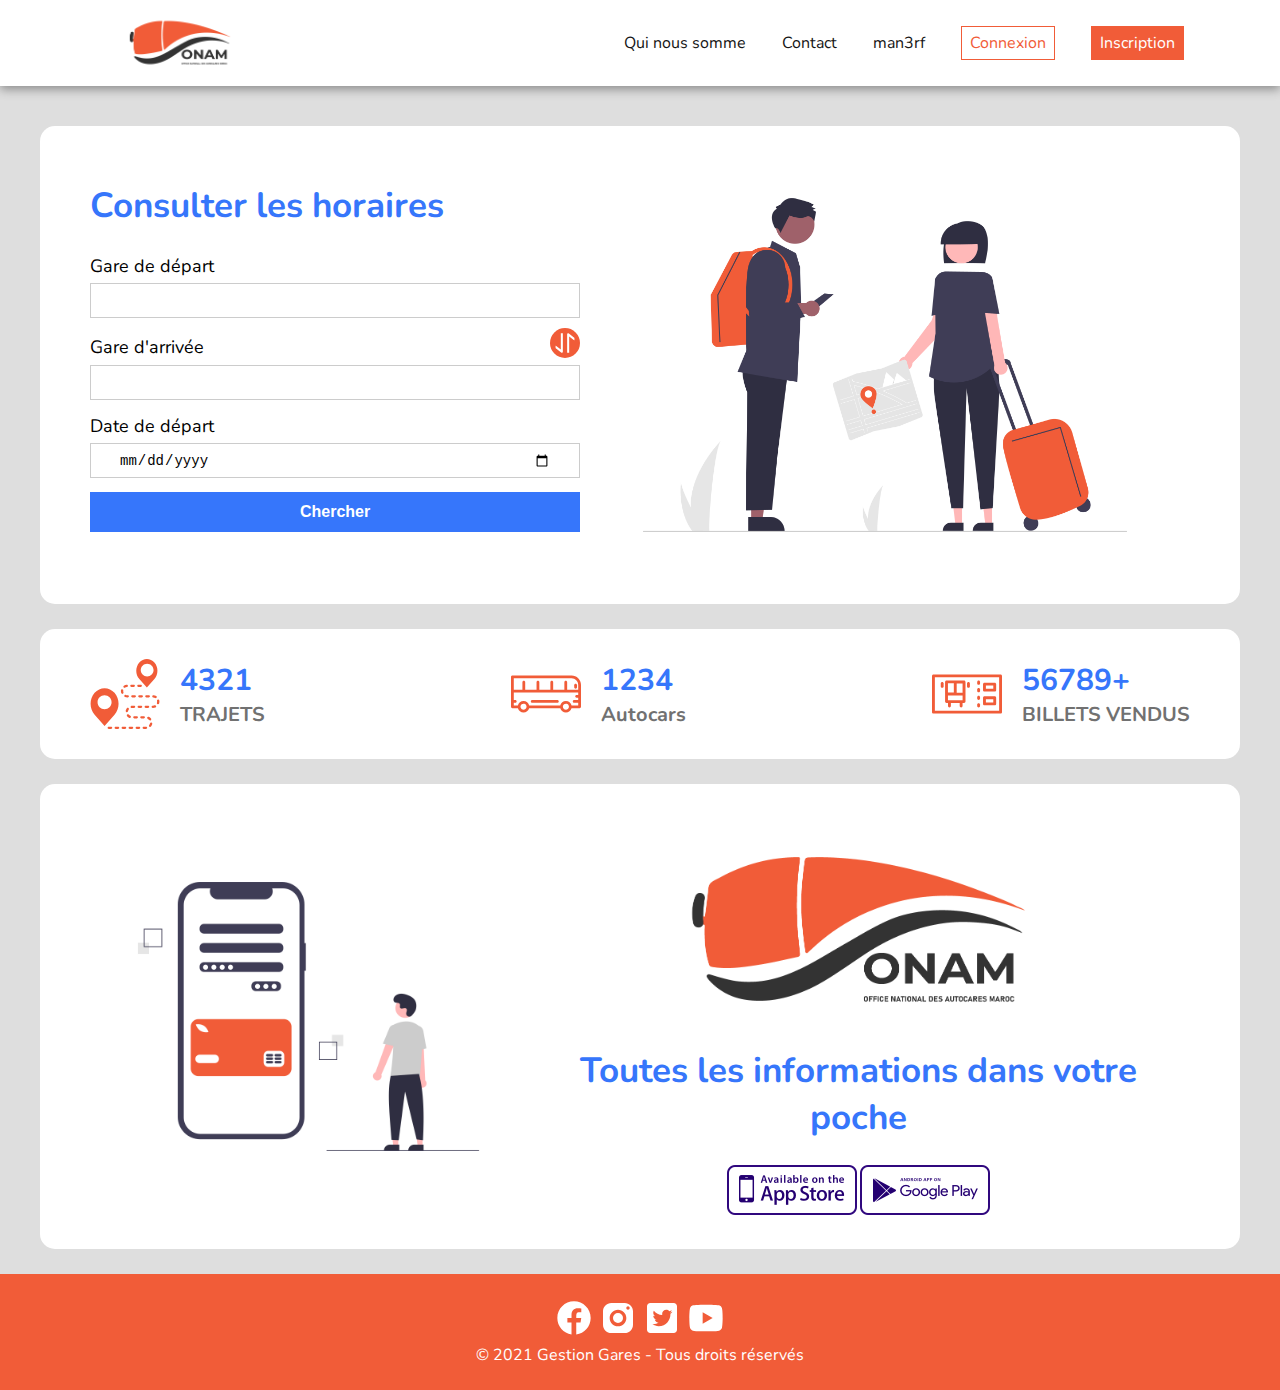
<file: index.html>
<html lang="fr">
<head>
    <meta charset="UTF-8">
    <meta http-equiv="X-UA-Compatible" content="IE=edge">
    <meta name="viewport" content="width=device-width, initial-scale=1.0">
    <meta name="description" content="Plateform de consultation des horraires et reservation des ticket d'autocars">
    <meta name="keywords" content="Ticket, Billet, Autocar, garres, gare routières, horraires">

    <link rel="stylesheet" href="./ressources/css/styles.css">
    <link rel="icon" type="" href="./ressources//imgs/favicon.png">

    <title>Gestion des gares routières</title>
</head>
<body>
    <header>
        <img id="logo-header" src="./ressources/imgs/logo_black.png" alt="logo">
        <nav>
            <ul id="nav-list">
                <li><a href="#">Qui nous somme</a></li>
                <li><a href="">Contact</a></li>
                <li><a href="">man3rf</a></li>
                <li><a id="connexion-btn" href="#">Connexion</a></li>
                <li><a id="inscription-btn" href="#">Inscription</a></li>
                <li class="menu-mobile-icon">
                    <a class="toggle-menu" href="#">
                        <img src="./ressources/imgs/menu-burger.svg" alt="menu burger icone">
                    </a>
                </li>
            </ul>

            <ul id="mobile-nav">
                <li><a href="#">Qui nous somme</a></li>
                <li><a href="">Contact</a></li>
                <li><a href="">man3rf</a></li>
                <li><a id="connexion-btn" href="#">Connexion</a></li>
                <li><a id="inscription-btn" href="#">Inscription</a></li>
                <li class="menu-mobile-icon">
                    <a class="toggle-menu" href="#">
                        <img src="./ressources/imgs/close.svg" alt="menu close">
                    </a>
                </li>
            </ul>
        </nav>
    </header>

    <main>
        <section id="recherche" class="container">
            <div class="form-container">
                <h2 class="titre-section">Consulter les horaires</h2>
                <form action="./horaires.html" method="GET" id="form-recherche">
                    <div class="form-element">
                        <label for="depart">Gare de départ</label>
                        <input id="depart" name="depart" list="gares" type="text" required>
                    </div>

                    <svg id="reverse-choice" viewBox="64 64 896 896" focusable="false" class="" data-icon="swap" width="1em" height="1em" fill="currentColor" aria-hidden="true"><path d="M847.9 592H152c-4.4 0-8 3.6-8 8v60c0 4.4 3.6 8 8 8h605.2L612.9 851c-4.1 5.2-.4 13 6.3 13h72.5c4.9 0 9.5-2.2 12.6-6.1l168.8-214.1c16.5-21 1.6-51.8-25.2-51.8zM872 356H266.8l144.3-183c4.1-5.2.4-13-6.3-13h-72.5c-4.9 0-9.5 2.2-12.6 6.1L150.9 380.2c-16.5 21-1.6 51.8 25.1 51.8h696c4.4 0 8-3.6 8-8v-60c0-4.4-3.6-8-8-8z"></path></svg>


                    <div class="form-element">
                        <label for="arrivee">Gare d'arrivée</label>
                        <input id="arrivee" name="arrivee" list="gares" type="text" required>
                    </div>

                    <datalist id="gares">
                        <option value="Settat">
                        <option value="Berrchid">
                        <option value="Casablanca">
                        <option value="Mohammedia">
                        <option value="Rabat">
                        <option value="Sale">
                        <option value="Kenitra">
                    </datalist>

                    <div class="form-element">
                        <label for="date">Date de départ</label>
                        <input id="date" name="date" type="date" required>
                    </div>

                    <div class="form-element">
                        <input class="btn btn-blue" type="submit" value="Chercher">
                    </div>

                </form>
            </div>

            <div>
                <img id="voyage-img" src="./ressources/imgs/travel.png" alt="voyage illustration">
            </div>
        </section>

        <section id="stats" class="container">
            <div class="stat">
                <img class="stat-icon" src="./ressources/imgs/trajet.svg" alt="Trajet icon">
                <div class="stat-info">
                    <h3>4321</h3>
                    <h5>TRAJETS</h5>
                </div>
            </div>
            <div class="stat">
                <img class="stat-icon" src="./ressources/imgs/bus.svg" alt="Bus icon">
                <div class="stat-info">
                    <h3>1234</h3>
                    <h5>Autocars</h5>
                </div>
            </div>
            <div class="stat">
                <img class="stat-icon" src="./ressources/imgs/ticket.svg" alt="Ticket icon">
                <div class="stat-info">
                    <h3>56789+</h3>
                    <h5>BILLETS VENDUS</h5>
                </div>
            </div>
        </section>

        <section id="apps-mobile" class="container">
            <div class="illustration-container">
                <img id="voyage-img" src="./ressources/imgs/mobile-app.png" alt="app mobile illustration">
            </div>

            <div style="text-align: center;">
                <img src="./ressources/imgs/logo_black.png" alt="logo">
                <h2 class="titre-section">Toutes les informations dans votre poche</h2>

                <div class="apps-mobile">
                    <img src="./ressources/imgs/icone-appstore.png" alt="icone appstore">
                    <img src="./ressources/imgs/icone-googleplay.png" alt="icone google play">
                </div>
            </div>
        </section>
    </main>

    <footer>
        <div class="sm-icons">
            <a href="">
                <img src="./ressources/imgs/facebook.svg" alt="icone facebook">
            </a>
            <a href="">
                <img src="./ressources/imgs/instagram.svg" alt="icone instagram">
            </a>
            <a href="">
                <img src="./ressources/imgs/twitter.svg" alt="icone twitter">
            </a>
            <a href="">
                <img src="./ressources/imgs/youtube.svg" alt="icone youtube">
            </a>
        </div>

        <div>
            <p class="copyright">© 2021 Gestion Gares - Tous droits réservés</p>
        </div>
    </footer>

    <!--Modals-->
    <div id="connexion-modal" class="modal-container">
        <div class="modal">
            <div class="modal-header">
                <h3 class="modal-titre">Connectez-vous avec votre compte</h3>
                <img class="modal-close" src="./ressources/imgs/close.svg" alt="modal close">
            </div>
            <div class="modal-body">
                <form id="connexion-form" action="/login" method="POST">
                    <label for="email">Email: </label>
                    <input type="email" name="email" required>

                    <label for="mdp">Mot de passe: </label>
                    <input type="password" name="mdp" required>

                    <input class="btn btn-orange" type="submit" value="Connexion">
                </form>
            </div>
            <div class="modal-footer">
                
            </div>
        </div>
    </div>


    <div id="inscription-modal" class="modal-container">
        <div class="modal">
            <div class="modal-header">
                <h3 class="modal-titre">Créez votre compte</h3>
                <img class="modal-close" src="./ressources/imgs/close.svg" alt="modal close">
            </div>
            <div class="modal-body">
                <form id="inscription-form" action="/register" method="POST">
                    <label for="nom">Nom: </label>
                    <input type="text" name="nom" required>

                    <label for="prenom">Prénom: </label>
                    <input type="text" name="prenom" required>

                    <label for="email">Email: </label>
                    <input type="email" name="email" required>

                    <label for="mdp1">Mot de passe: </label>
                    <input type="password" name="mdp1" required>

                    <label for="mdp2">Mot de passe: </label>
                    <input type="password" name="mdp2" required>

                    <label for="mdp">Sexe: </label>
                    <div class="sexe">
                        <input type="radio" name="sexe" id="radio-homme" value="homme" required>
                        <label for="radio-homme">Homme</label>
                        <input type="radio" name="sexe" id="radio-femme" value="femme" required>
                        <label for="radio-femme">Femme</label>
                    </div>

                    <input class="btn btn-orange" type="submit" value="Inscription">
                </form>
            </div>
            <div class="modal-footer">
                
            </div>
        </div>
    </div>
    <!-- /Modals -->

    <script src="./ressources/js/index.js"></script>
</body>
</html>
</file>
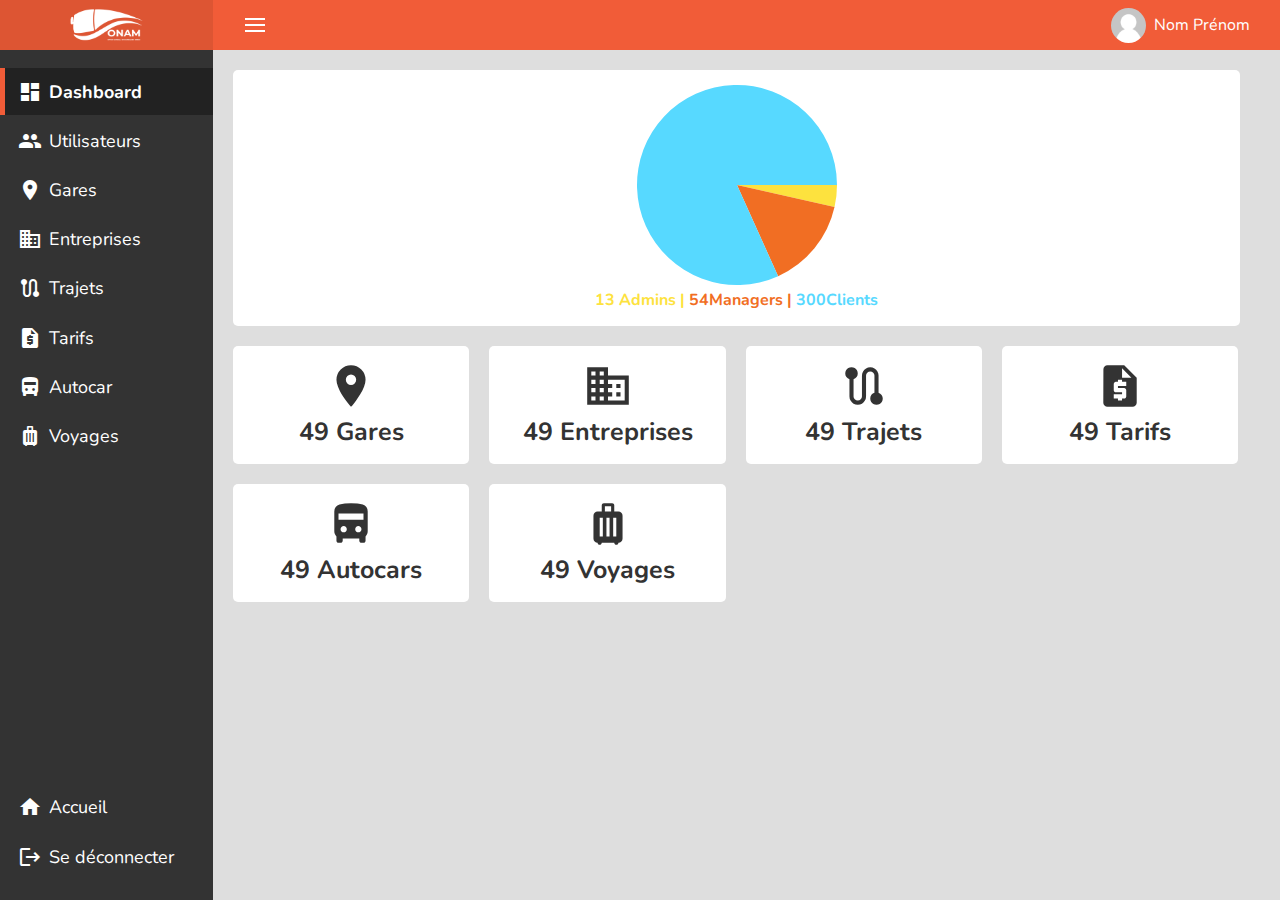
<file: dashboard/index.html>
<!DOCTYPE html>
<html lang="fr">
<head>
    <meta charset="UTF-8">
    <meta http-equiv="X-UA-Compatible" content="IE=edge">
    <meta name="viewport" content="width=device-width, initial-scale=1.0">
    <title>Tableau de Bord</title>

    <link rel="stylesheet" href="./ressources/css/styles.css">
</head>
<body>
    <main>
        <section id="side-menu">
            <div class="nav-logo">
                <img src="../ressources/imgs/logo_white.png" alt="logo">
            </div>
            <nav>
                <ul id="side-nav">
                    <li>
                        <span class="material-icons">dashboard</span>
                        <a href="./index.html">Dashboard</a>
                    </li>
                    <li>
                        <span class="material-icons">group</span>
                        <a href="./utilisateurs.html">Utilisateurs</a>
                    </li>
                    <li>
                        <span class="material-icons">place</span>
                        <a href="./gares.html">Gares</a>
                    </li>
                    <li>
                        <span class="material-icons">business</span>
                        <a href="./entreprises.html">Entreprises</a>
                    </li>
                    <li>
                        <span class="material-icons">route</span>
                        <a href="./trajets.html">Trajets</a>
                    </li>
                    <li>
                        <span class="material-icons">request_quote</span>
                        <a href="./tarifs.html">Tarifs</a>
                    </li>
                    <li>
                        <span class="material-icons">directions_bus_filled</span>
                        <a href="./autocars.html">Autocar</a>
                    </li>
                    <li>
                        <span class="material-icons">luggage</span>
                        <a href="./voyages.html">Voyages</a>
                    </li>

                    <div class="side-nav-bottom-element">
                        <li>
                            <span class="material-icons">home</span>
                            <a href="../index.html">Accueil</a>
                        </li>
                        <li>
                            <span class="material-icons">logout</span>
                            <a href="./logout.html">Se déconnecter</a>
                        </li>
                    </div>
                </ul>
            </nav>
        </section>

        <section id="main">
            <div id="header">
                <img id="burger-menu" src="./ressources/imgs/menu-burger.svg" alt="icone menu">

                <a class="user" href="/dashboard/profile">
                    <img src="./ressources/imgs/placeholder.png" alt="photo de profile">
                    <span>Nom Prénom</span>
                </a>
            </div>

            <div id="main-content" class="dashboard">
                <div class="widget" id="numUsers">
                   <div>
                       <canvas id="myCanvas"></canvas>
                   </div>
                </div>

                <div class="widget">
                    <a href="./gares.html">
                        <span class="material-icons">place</span>
                        <br>
                        <h4>49 Gares</h4>
                    </a>
                </div>

                <div class="widget">
                    <a href="./entreprises.html">
                        <span class="material-icons">business</span>
                        <br>
                        <h4>49 Entreprises</h4>
                    </a>
                </div>

                <div class="widget">
                    <a href="./trajets.html">
                        <span class="material-icons">route</span>
                        <br>
                        <h4>49 Trajets</h4>
                    </a>
                </div>

                <div class="widget">
                    <a href="./tarifs.html">
                        <span class="material-icons">request_quote</span>
                        <br>
                        <h4>49 Tarifs</h4>
                    </a>
                </div>

                <div class="widget">
                    <a href="./autocars.html">
                        <span class="material-icons">directions_bus_filled</span>
                        <br>
                        <h4>49 Autocars</h4>
                    </a>
                </div>

                <div class="widget">
                    <a href="./voyages.html">
                        <span class="material-icons">luggage</span>
                        <br>
                        <h4>49 Voyages</h4>
                    </a>
                </div>
            </div>
        </section>
    </main>

    <script src="./ressources/js/main.js"></script>

    <script>
        // PIE CHART
        let myCanvas = document.getElementById("myCanvas");
        myCanvas.width = 200;
        myCanvas.height = 200;

        let ctx = myCanvas.getContext("2d");

        function drawLine(ctx, startX, startY, endX, endY){
            ctx.beginPath();
            ctx.moveTo(startX,startY);
            ctx.lineTo(endX,endY);
            ctx.stroke();
        }

        function drawArc(ctx, centerX, centerY, radius, startAngle, endAngle){
            ctx.beginPath();
            ctx.arc(centerX, centerY, radius, startAngle, endAngle);
            ctx.stroke();
        }

        function drawPieSlice(ctx,centerX, centerY, radius, startAngle, endAngle, color ){
            ctx.fillStyle = color;
            ctx.beginPath();
            ctx.moveTo(centerX,centerY);
            ctx.arc(centerX, centerY, radius, startAngle, endAngle);
            ctx.closePath();
            ctx.fill();
        }

        let usersInfo = {
            "Admins": 13, // Changer les valeurs 13, 54 et 300 avec asp
            "Managers": 54,
            "Clients": 300,
        };

        let Piechart = function(options){
            this.options = options;
            this.canvas = options.canvas;
            this.ctx = this.canvas.getContext("2d");
            this.colors = options.colors;

            this.draw = function(){
                let total_value = 0;
                let color_index = 0;
                for (let categ in this.options.data){
                    let val = this.options.data[categ];
                    total_value += val;
                }

                let start_angle = 0;
                for (categ in this.options.data){
                    val = this.options.data[categ];
                    let slice_angle = 2 * Math.PI * val / total_value;

                    drawPieSlice(
                        this.ctx,
                        this.canvas.width/2,
                        this.canvas.height/2,
                        Math.min(this.canvas.width/2,this.canvas.height/2),
                        start_angle,
                        start_angle+slice_angle,
                        this.colors[color_index%this.colors.length]
                    );

                    start_angle += slice_angle;
                    color_index++;
                }

            }
        }
        let myPiechart = new Piechart(
            {
                canvas:myCanvas,
                data:usersInfo,
                colors:["#fde23e","#f16e23", "#57d9ff"]
            }
        );
        myPiechart.draw();

        let numAdmins = document.createElement("span");
        numAdmins.textContent = usersInfo.Admins + " Admins | "
        numAdmins.style.color = "#fde23e";

        let numManagers = document.createElement("span");
        numManagers.textContent = usersInfo.Managers + "Managers | "
        numManagers.style.color = "#f16e23";

        let numClients = document.createElement("span");
        numClients.textContent = usersInfo.Clients + "Clients"
        numClients.style.color = "#57d9ff";

        let paragraph = document.createElement("p");
        paragraph.style.fontSize= "1.6rem"
        paragraph.style.fontWeight = "700"
        paragraph.appendChild(numAdmins)
        paragraph.appendChild(numManagers)
        paragraph.appendChild(numClients)

        myPiechart.canvas.parentElement.appendChild(paragraph)
    </script>
</body>
</html>
</file>
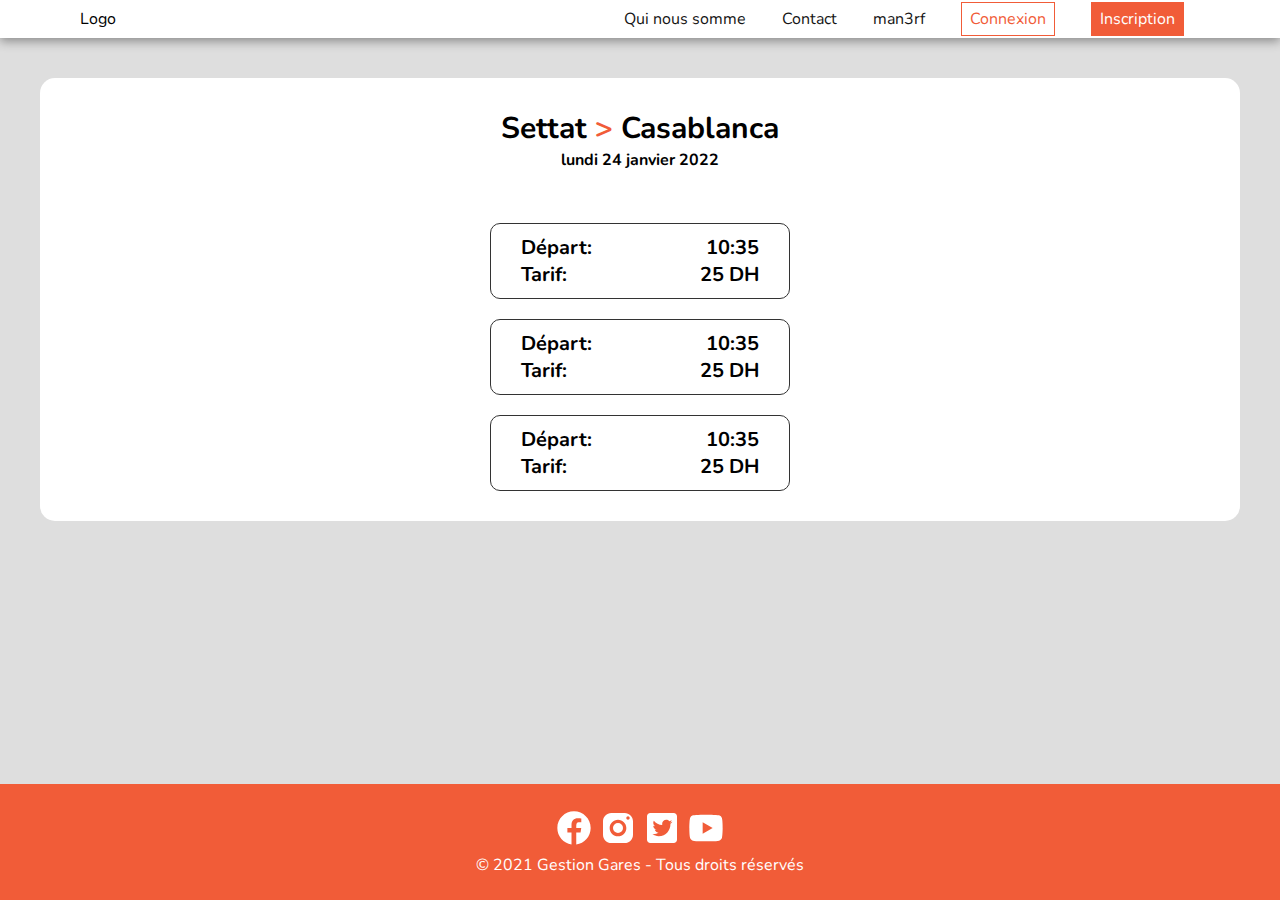
<file: horaires.html>
<html lang="fr">
<head>
    <meta charset="UTF-8">
    <meta http-equiv="X-UA-Compatible" content="IE=edge">
    <meta name="viewport" content="width=device-width, initial-scale=1.0">
    <meta name="description" content="Plateform de consultation des horraires et reservation des ticket d'autocars">
    <meta name="keywords" content="Ticket, Billet, Autocar, garres, gare routières, horraires">

    <link rel="stylesheet" href="./ressources/css/styles.css">
    <link rel="icon" type="" href="./ressources//imgs/favicon.png">

    <title>Gestion des gares routières</title>
</head>
<body>
    <header>
        <span class="logo">Logo</span>
        <nav>
            <ul id="nav-list">
                <li><a href="#">Qui nous somme</a></li>
                <li><a href="">Contact</a></li>
                <li><a href="">man3rf</a></li>
                <li><a id="connexion-btn" href="#">Connexion</a></li>
                <li><a id="inscription-btn" href="#">Inscription</a></li>
                <li class="menu-mobile-icon">
                    <a class="toggle-menu" href="#">
                        <img src="./ressources/imgs/menu-burger.svg" alt="menu burger icone">
                    </a>
                </li>
            </ul>

            <ul id="mobile-nav">
                <li><a href="#">Qui nous somme</a></li>
                <li><a href="">Contact</a></li>
                <li><a href="">man3rf</a></li>
                <li><a id="connexion-btn" href="#">Connexion</a></li>
                <li><a id="inscription-btn" href="#">Inscription</a></li>
                <li class="menu-mobile-icon">
                    <a class="toggle-menu" href="#">
                        <img src="./ressources/imgs/close.svg" alt="menu close">
                    </a>
                </li>
            </ul>
        </nav>
    </header>

    <main>
        <section id="horaires" class="container">
            <h3><span>Settat </span> <span class="gares-sep">></span> <span>Casablanca</span></h3>
            <h6 style="margin-bottom: 2em;">lundi 24 janvier 2022</h6>

            <div class="voyage">
                <div>
                    <h5>Départ:</h5>
                    <h5>10:35</h5>
                </div>
                <div>
                    <h5>Tarif:</h5>
                    <h5>25 DH</h5>
                </div>
            </div>
            <div class="voyage">
                <div>
                    <h5>Départ:</h5>
                    <h5>10:35</h5>
                </div>
                <div>
                    <h5>Tarif:</h5>
                    <h5>25 DH</h5>
                </div>
            </div>
            <div class="voyage">
                <div>
                    <h5>Départ:</h5>
                    <h5>10:35</h5>
                </div>
                <div>
                    <h5>Tarif:</h5>
                    <h5>25 DH</h5>
                </div>
            </div>
        </section>
    </main>

    <footer>
        <div class="sm-icons">
            <a href="">
                <img src="./ressources/imgs/facebook.svg" alt="icone facebook">
            </a>
            <a href="">
                <img src="./ressources/imgs/instagram.svg" alt="icone instagram">
            </a>
            <a href="">
                <img src="./ressources/imgs/twitter.svg" alt="icone twitter">
            </a>
            <a href="">
                <img src="./ressources/imgs/youtube.svg" alt="icone youtube">
            </a>
        </div>

        <div>
            <p class="copyright">© 2021 Gestion Gares - Tous droits réservés</p>
        </div>
    </footer>

    <!--Modals-->
    <div id="connexion-modal" class="modal-container">
        <div class="modal">
            <div class="modal-header">
                <h3 class="modal-titre">Connectez-vous avec votre compte</h3>
                <img class="modal-close" src="./ressources/imgs/close.svg" alt="modal close">
            </div>
            <div class="modal-body">
                <form id="connexion-form" action="/login" method="POST">
                    <label for="email">Email: </label>
                    <input type="email" name="email" required>

                    <label for="mdp">Mot de passe: </label>
                    <input type="password" name="mdp" required>

                    <input class="btn btn-orange" type="submit" value="Connexion">
                </form>
            </div>
            <div class="modal-footer">
                
            </div>
        </div>
    </div>


    <div id="inscription-modal" class="modal-container">
        <div class="modal">
            <div class="modal-header">
                <h3 class="modal-titre">Créez votre compte</h3>
                <img class="modal-close" src="./ressources/imgs/close.svg" alt="modal close">
            </div>
            <div class="modal-body">
                <form id="inscription-form" action="/register" method="POST">
                    <label for="nom">Nom: </label>
                    <input type="text" name="nom" required>

                    <label for="prenom">Prénom: </label>
                    <input type="text" name="prenom" required>

                    <label for="email">Email: </label>
                    <input type="email" name="email" required>

                    <label for="mdp1">Mot de passe: </label>
                    <input type="password" name="mdp1" required>

                    <label for="mdp2">Mot de passe: </label>
                    <input type="password" name="mdp2" required>

                    <label for="mdp">Sexe: </label>
                    <div class="sexe">
                        <input type="radio" name="sexe" id="radio-homme" value="homme" required>
                        <label for="radio-homme">Homme</label>
                        <input type="radio" name="sexe" id="radio-femme" value="femme" required>
                        <label for="radio-femme">Femme</label>
                    </div>

                    <input class="btn btn-orange" type="submit" value="Inscription">
                </form>
            </div>
            <div class="modal-footer">
                
            </div>
        </div>
    </div>
    <!-- /Modals -->

    <script src="./ressources/js/index.js"></script>
</body>
</html>
</file>
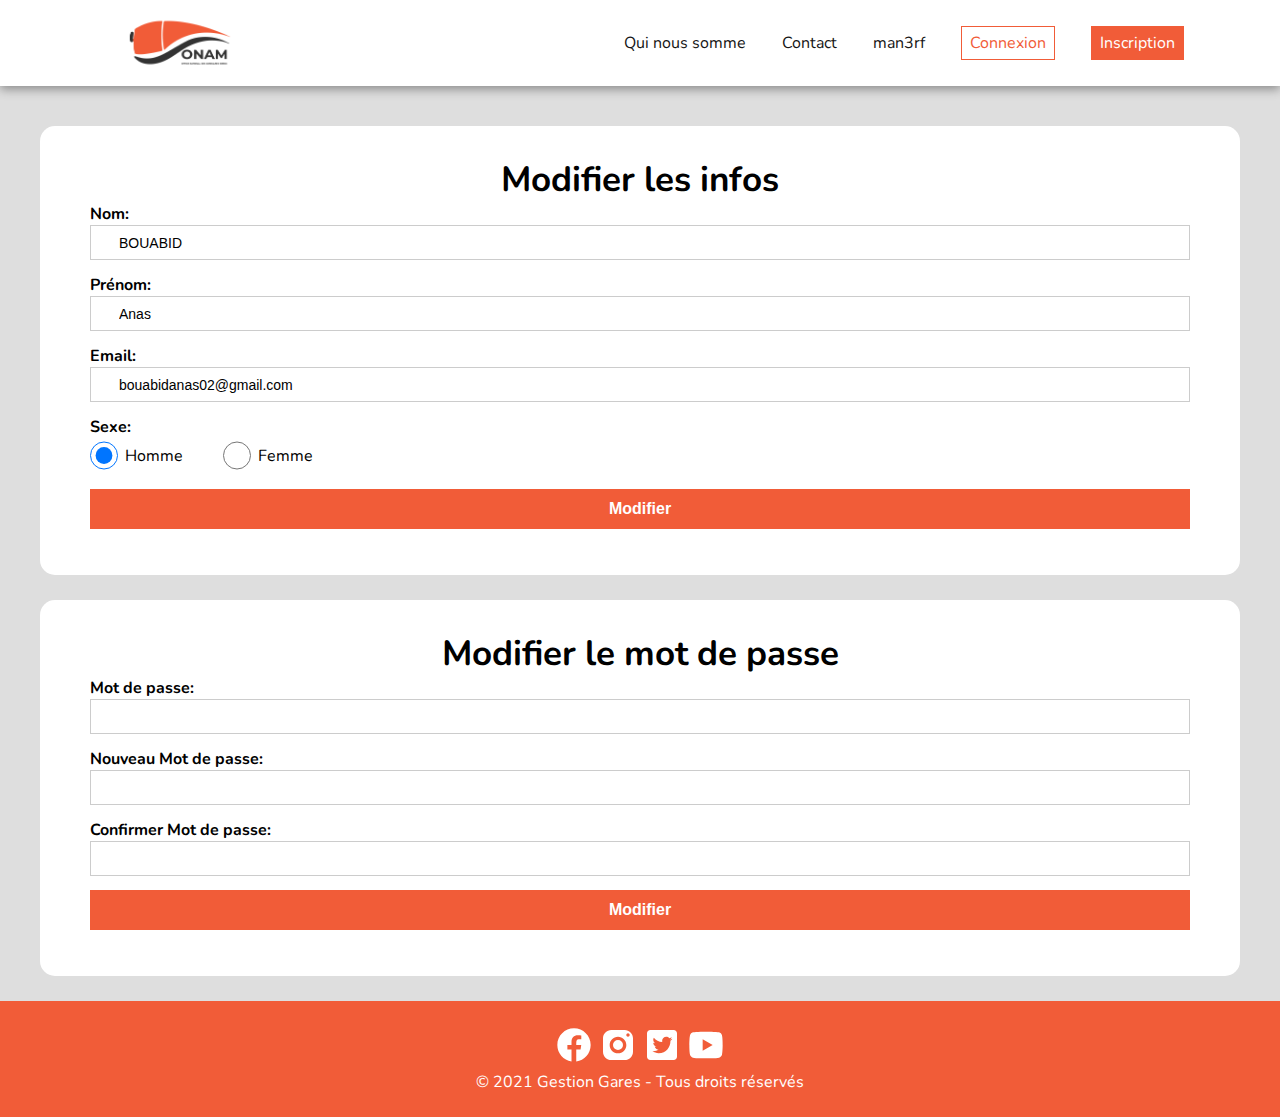
<file: profile.html>
<html lang="fr">
<head>
    <meta charset="UTF-8">
    <meta http-equiv="X-UA-Compatible" content="IE=edge">
    <meta name="viewport" content="width=device-width, initial-scale=1.0">
    <meta name="description" content="Plateform de consultation des horraires et reservation des ticket d'autocars">
    <meta name="keywords" content="Ticket, Billet, Autocar, garres, gare routières, horraires">

    <link rel="stylesheet" href="./ressources/css/styles.css">
    <link rel="icon" type="" href="./ressources//imgs/favicon.png">

    <title>Gestion des gares routières</title>

    <style>
        form {
            font-size: 1.6rem;
            width: 100%;
        }
        form > label {
            font-weight: bold;
        }
        .container {
            flex-direction: column;
        }
    </style>
</head>
<body>
    <header>
        <img id="logo-header" src="./ressources/imgs/logo_black.png" alt="logo">
        <nav>
            <ul id="nav-list">
                <li><a href="#">Qui nous somme</a></li>
                <li><a href="">Contact</a></li>
                <li><a href="">man3rf</a></li>
                <li><a id="connexion-btn" href="#">Connexion</a></li>
                <li><a id="inscription-btn" href="#">Inscription</a></li>
                <li class="menu-mobile-icon">
                    <a class="toggle-menu" href="#">
                        <img src="./ressources/imgs/menu-burger.svg" alt="menu burger icone">
                    </a>
                </li>
            </ul>

            <ul id="mobile-nav">
                <li><a href="#">Qui nous somme</a></li>
                <li><a href="">Contact</a></li>
                <li><a href="">man3rf</a></li>
                <li><a id="connexion-btn" href="#">Connexion</a></li>
                <li><a id="inscription-btn" href="#">Inscription</a></li>
                <li class="menu-mobile-icon">
                    <a class="toggle-menu" href="#">
                        <img src="./ressources/imgs/close.svg" alt="menu close">
                    </a>
                </li>
            </ul>
        </nav>
    </header>

    <main>
        <section class="container">
            <h2>Modifier les infos</h2>
            <form action="" method="POST">
                <input type="text" value="" name="id" required hidden>

                <label for="nomInput">Nom:</label>
                <input type="text" name="nom" value="BOUABID" required id="nomInput">

                <label for="prenomInput">Prénom:</label>
                <input type="text" name="prenom" value="Anas" required id="prenomInput">

                <label for="emailInput">Email:</label>
                <input type="text" name="email" value="bouabidanas02@gmail.com" required id="emailInput">

                <label for="sexe">Sexe:</label>
                <div class="sexe">
                    <input id="radioHomme" checked type="radio" name="sexe" value="homme">
                    <label for="radioHomme">Homme</label>

                    <input id="radioFemme" type="radio" name="sexe" value="femme">
                    <label for="radioFemme">Femme</label>
                </div>
                <input type="submit" value="Modifier" class="btn btn-orange">
            </form>
        </section>

        <section class="container">
            <h2>Modifier le mot de passe</h2>
            <form action="" method="POST">
                <input type="text" value="" name="id" required hidden>

                <label for="oldPasswordInput">Mot de passe:</label>
                <input type="password" name="oldpassword" required id="oldPasswordInput">

                <label for="passwordInput">Nouveau Mot de passe:</label>
                <input type="password" name="password" required id="passwordInput">

                <label for="passwordInput2">Confirmer Mot de passe:</label>
                <input type="password" name="password2" required id="passwordInput2">

                <input type="submit" value="Modifier" class="btn btn-orange">
            </form>
        </section>
    </main>

    <footer>
        <div class="sm-icons">
            <a href="">
                <img src="./ressources/imgs/facebook.svg" alt="icone facebook">
            </a>
            <a href="">
                <img src="./ressources/imgs/instagram.svg" alt="icone instagram">
            </a>
            <a href="">
                <img src="./ressources/imgs/twitter.svg" alt="icone twitter">
            </a>
            <a href="">
                <img src="./ressources/imgs/youtube.svg" alt="icone youtube">
            </a>
        </div>

        <div>
            <p class="copyright">© 2021 Gestion Gares - Tous droits réservés</p>
        </div>
    </footer>

    <!--Modals-->
    <div id="connexion-modal" class="modal-container">
        <div class="modal">
            <div class="modal-header">
                <h3 class="modal-titre">Connectez-vous avec votre compte</h3>
                <img class="modal-close" src="./ressources/imgs/close.svg" alt="modal close">
            </div>
            <div class="modal-body">
                <form id="connexion-form" action="/login" method="POST">
                    <label for="email">Email: </label>
                    <input type="email" name="email" required>

                    <label for="mdp">Mot de passe: </label>
                    <input type="password" name="mdp" required>

                    <input class="btn btn-orange" type="submit" value="Connexion">
                </form>
            </div>
            <div class="modal-footer">
                
            </div>
        </div>
    </div>


    <div id="inscription-modal" class="modal-container">
        <div class="modal">
            <div class="modal-header">
                <h3 class="modal-titre">Créez votre compte</h3>
                <img class="modal-close" src="./ressources/imgs/close.svg" alt="modal close">
            </div>
            <div class="modal-body">
                <form id="inscription-form" action="/register" method="POST">
                    <label for="nom">Nom: </label>
                    <input type="text" name="nom" required>

                    <label for="prenom">Prénom: </label>
                    <input type="text" name="prenom" required>

                    <label for="email">Email: </label>
                    <input type="email" name="email" required>

                    <label for="mdp1">Mot de passe: </label>
                    <input type="password" name="mdp1" required>

                    <label for="mdp2">Mot de passe: </label>
                    <input type="password" name="mdp2" required>

                    <label for="mdp">Sexe: </label>
                    <div class="sexe">
                        <input type="radio" name="sexe" id="radio-homme" value="homme" required>
                        <label for="radio-homme">Homme</label>
                        <input type="radio" name="sexe" id="radio-femme" value="femme" required>
                        <label for="radio-femme">Femme</label>
                    </div>

                    <input class="btn btn-orange" type="submit" value="Inscription">
                </form>
            </div>
            <div class="modal-footer">
                
            </div>
        </div>
    </div>
    <!-- /Modals -->

    <script src="./ressources/js/index.js"></script>
</body>
</html>
</file>
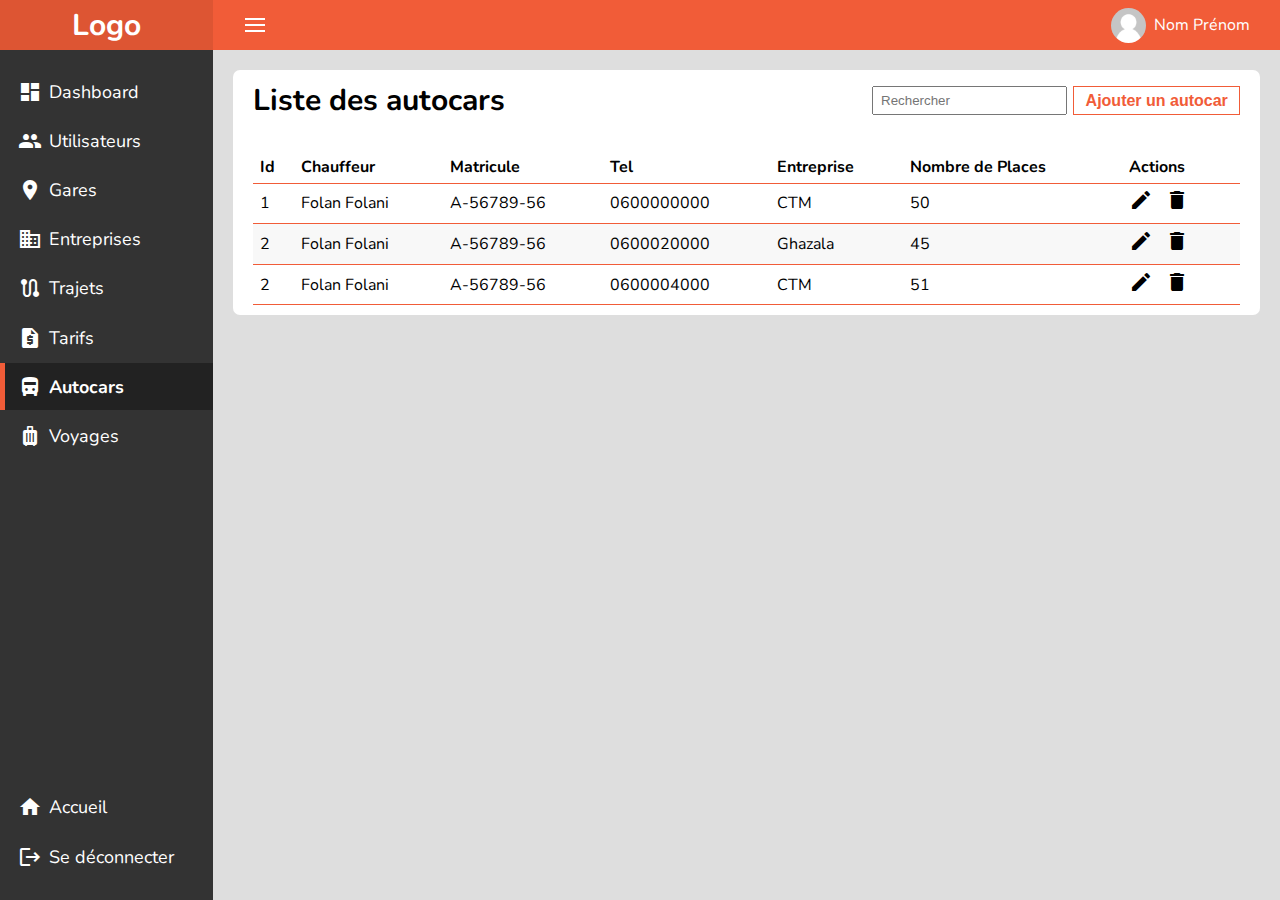
<file: dashboard/autocars.html>
<!DOCTYPE html>
<html lang="fr">
<head>
    <meta charset="UTF-8">
    <meta http-equiv="X-UA-Compatible" content="IE=edge">
    <meta name="viewport" content="width=device-width, initial-scale=1.0">
    <title>Tableau de Bord</title>

    <link rel="stylesheet" href="./ressources/css/styles.css">
    <link rel="stylesheet" href="./ressources/css/crud.css">
</head>
<body>
    <main>
        <section id="side-menu">
            <div class="nav-logo">
                <h3>Logo</h3>
            </div>
            <nav>
                <ul id="side-nav">
                    <li>
                        <span class="material-icons">dashboard</span>
                        <a href="./index.html">Dashboard</a>
                    </li>
                    <li>
                        <span class="material-icons">group</span>
                        <a href="./utilisateurs.html">Utilisateurs</a>
                    </li>
                    <li>
                        <span class="material-icons">place</span>
                        <a href="./gares.html">Gares</a>
                    </li>
                    <li>
                        <span class="material-icons">business</span>
                        <a href="./entreprises.html">Entreprises</a>
                    </li>
                    <li>
                        <span class="material-icons">route</span>
                        <a href="./trajets.html">Trajets</a>
                    </li>
                    <li>
                        <span class="material-icons">request_quote</span>
                        <a href="./tarifs.html">Tarifs</a>
                    </li>
                    <li>
                        <span class="material-icons">directions_bus_filled</span>
                        <a href="./autocars.html">Autocars</a>
                    </li>
                    <li>
                        <span class="material-icons">luggage</span>
                        <a href="./voyages.html">Voyages</a>
                    </li>

                    <div class="side-nav-bottom-element">
                        <li>
                            <span class="material-icons">home</span>
                            <a href="../index.html">Accueil</a>
                        </li>
                        <li>
                            <span class="material-icons">logout</span>
                            <a href="./logout.html">Se déconnecter</a>
                        </li>
                    </div>
                </ul>
            </nav>
        </section>

        <section id="main">
            <div id="header">
                <img id="burger-menu" src="./ressources/imgs/menu-burger.svg" alt="icone menu">

                <a class="user" href="/dashboard/profile">
                    <img src="./ressources/imgs/placeholder.png" alt="photo de profile">
                    <span>Nom Prénom</span>
                </a>
            </div>

            <div id="main-content">
                <div class="container">
                    <div class="crud-header">
                        <h3>Liste des autocars</h3>
                        <div class="crud-header-actions">
                            <input id="recherche-input" type="text" name="recherche" placeholder="Rechercher">
                            <button id="ajouter-btn" class="btn btn-orange-alt">Ajouter un autocar</button>
                        </div>
                    </div>
                    <div class="crud-body">
                        <table id="data-table">
                            <thead>
                                <tr>
                                    <th>Id</th>
                                    <th>Chauffeur</th>
                                    <th>Matricule</th>
                                    <th>Tel</th>
                                    <th>Entreprise</th>
                                    <th>Nombre de Places</th>
                                    <th>Actions</th>
                                </tr>
                            </thead>
                            <tbody>
                                <tr>
                                    <td>1</td>
                                    <td>Folan Folani</td>
                                    <td>A-56789-56</td>
                                    <td>0600000000</td>
                                    <td>CTM</td>
                                    <td>50</td>
                                    <td>
                                        <span onclick="modifierAutocar(1)" class="material-icons action">edit</span>
                                        <span onclick="supprimerElement(1)" class="material-icons action">delete</span>
                                    </td>
                                </tr>
                                <tr>
                                    <td>2</td>
                                    <td>Folan Folani</td>
                                    <td>A-56789-56</td>
                                    <td>0600020000</td>
                                    <td>Ghazala</td>
                                    <td>45</td>
                                    <td>
                                        <span onclick="modifierAutocar(2)" class="material-icons action">edit</span>
                                        <span onclick="supprimerElement(2)" class="material-icons action">delete</span>
                                    </td>
                                </tr>
                                <tr>
                                    <td>2</td>
                                    <td>Folan Folani</td>
                                    <td>A-56789-56</td>
                                    <td>0600004000</td>
                                    <td>CTM</td>
                                    <td>51</td>
                                    <td>
                                        <span onclick="modifierAutocar(3)" class="material-icons action">edit</span>
                                        <span onclick="supprimerElement(3)" class="material-icons action">delete</span>
                                    </td>
                                </tr>
                            </tbody>
                        </table>
                    </div>
                </div>
            </div>
        </section>
    </main>

    <div id="ajouter-modal" class="modal-container">
        <div class="modal">
            <div class="modal-header">
                <h4 class="modal-titre">Ajouter Un Autocar</h4>
                <span class="material-icons modal-close">close</span>
            </div>
            <div class="modal-body">
                <form class="modal-form" action="" method="POST">
                    <label for="chauffeur">Chauffeur: </label>
                    <input type="text" name="chauffeur" required>

                    <label for="matricule">Matricule: </label>
                    <input type="text" name="matricule" required>
                    
                    <label for="tel">Tel: </label>
                    <input type="number" name="tel" required>

                    <label for="entreprise">Entreprise: </label>
                    <select id="entreprises-select" name="entreprise" required>
                        <option value="">Selectionner une entreprise</option>
                        <option value="CTM">CTM</option>
                        <option value="Ghazala">Ghazala</option>
                        <!-- Generer avec asp d'apres le tableau entreprises -->
                    </select>

                    <label for="nbr_places">Nombre de places: </label>
                    <input type="number" name="nbr_places" required>


                    <input class="btn btn-orange" type="submit" value="Ajouter">
                </form>
            </div>
            <div class="modal-footer">
                
            </div>
        </div>
    </div>

    <div id="modifier-modal" class="modal-container">
        <div class="modal">
            <div class="modal-header">
                <h4 class="modal-titre">Modifier autocar: </h4>
                <span class="material-icons modal-close">close</span>
            </div>
            <div class="modal-body">
                <form class="modal-form" action="" method="POST">
                    <label for="autocarChauffeurInput">Chauffeur: </label>
                    <input id="autocarChauffeurInput" type="text" name="chauffeur" required>

                    <label for="autocarMatriculeInput">Matricule: </label>
                    <input id="autocarMatriculeInput" type="text" name="matricule" required>
                    
                    <label for="autocarTelInput">Tel: </label>
                    <input id="autocarTelInput" type="number" name="tel" required>
                    
                    <label for="entreprises-select-modif">Entreprise: </label>
                    <select id="entreprises-select-modif" name="entreprise" required>
                        <option value="">Selectionner une entreprise</option>
                        <option value="CTM">CTM</option>
                        <option value="Ghazala">Ghazala</option>
                        <!-- Generer avec asp d'apres le tableau entreprises -->
                    </select>

                    <label for="autocarNbrPlacesInput">Nombre de Places: </label>
                    <input id="autocarNbrPlacesInput" type="number" name="nbr_places" required>

                    <input class="btn btn-orange" type="submit" value="Modifier">
                    <input id="autocarIdInput" type="text" name="id" hidden required>
                </form>
            </div>
            <div class="modal-footer">
                
            </div>
        </div>
    </div>

    <form id="supprimer-form" action="" method="POST">
        <input id="elementIdInput" type="text" name="id" hidden required>
    </form>

    <script src="./ressources/js/main.js"></script>
    <script src="./ressources/js/crud.js"></script>
</body>
</html>
</file>
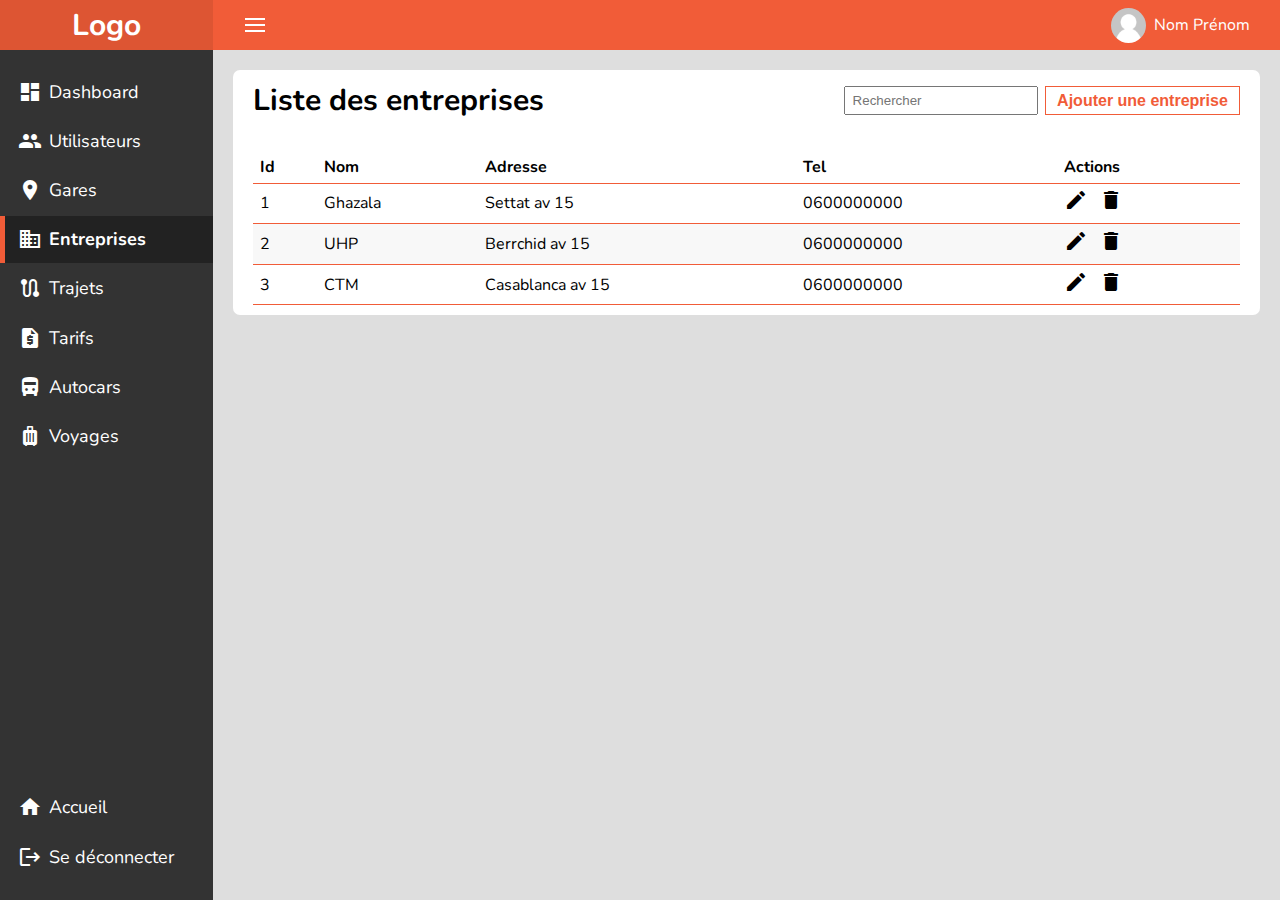
<file: dashboard/entreprises.html>
<!DOCTYPE html>
<html lang="fr">
<head>
    <meta charset="UTF-8">
    <meta http-equiv="X-UA-Compatible" content="IE=edge">
    <meta name="viewport" content="width=device-width, initial-scale=1.0">
    <title>Tableau de Bord</title>

    <link rel="stylesheet" href="./ressources/css/styles.css">
    <link rel="stylesheet" href="./ressources/css/crud.css">
</head>
<body>
    <main>
        <section id="side-menu">
            <div class="nav-logo">
                <h3>Logo</h3>
            </div>
            <nav>
                <ul id="side-nav">
                    <li>
                        <span class="material-icons">dashboard</span>
                        <a href="./index.html">Dashboard</a>
                    </li>
                    <li>
                        <span class="material-icons">group</span>
                        <a href="./utilisateurs.html">Utilisateurs</a>
                    </li>
                    <li>
                        <span class="material-icons">place</span>
                        <a href="./gares.html">Gares</a>
                    </li>
                    <li>
                        <span class="material-icons">business</span>
                        <a href="./entreprises.html">Entreprises</a>
                    </li>
                    <li>
                        <span class="material-icons">route</span>
                        <a href="./trajets.html">Trajets</a>
                    </li>
                    <li>
                        <span class="material-icons">request_quote</span>
                        <a href="./tarifs.html">Tarifs</a>
                    </li>
                    <li>
                        <span class="material-icons">directions_bus_filled</span>
                        <a href="./autocars.html">Autocars</a>
                    </li>
                    <li>
                        <span class="material-icons">luggage</span>
                        <a href="./voyages.html">Voyages</a>
                    </li>

                    <div class="side-nav-bottom-element">
                        <li>
                            <span class="material-icons">home</span>
                            <a href="../index.html">Accueil</a>
                        </li>
                        <li>
                            <span class="material-icons">logout</span>
                            <a href="./logout.html">Se déconnecter</a>
                        </li>
                    </div>
                </ul>
            </nav>
        </section>

        <section id="main">
            <div id="header">
                <img id="burger-menu" src="./ressources/imgs/menu-burger.svg" alt="icone menu">

                <a class="user" href="/dashboard/profile">
                    <img src="./ressources/imgs/placeholder.png" alt="photo de profile">
                    <span>Nom Prénom</span>
                </a>
            </div>

            <div id="main-content">
                <div class="container">
                    <div class="crud-header">
                        <h3>Liste des entreprises</h3>
                        <div class="crud-header-actions">
                            <input id="recherche-input" type="text" name="recherche" placeholder="Rechercher">
                            <button id="ajouter-btn" class="btn btn-orange-alt">Ajouter une entreprise</button>
                        </div>
                    </div>
                    <div class="crud-body">
                        <table id="data-table">
                            <thead>
                                <tr>
                                    <th>Id</th>
                                    <th>Nom</th>
                                    <th>Adresse</th>
                                    <th>Tel</th>
                                    <th>Actions</th>
                                </tr>
                            </thead>
                            <tbody>
                                <tr>
                                    <td>1</td>
                                    <td>Ghazala</td>
                                    <td>Settat av 15</td>
                                    <td>0600000000</td>
                                    <td>
                                        <span onclick="modifierEntreprise(1)" class="material-icons action">edit</span>
                                        <span onclick="supprimerElement(1)" class="material-icons action">delete</span>
                                    </td>
                                </tr>
                                <tr>
                                    <td>2</td>
                                    <td>UHP</td>
                                    <td>Berrchid av 15</td>
                                    <td>0600000000</td>
                                    <td>
                                        <span onclick="modifierEntreprise(2)" class="material-icons action">edit</span>
                                        <span onclick="supprimerElement(2)" class="material-icons action">delete</span>
                                    </td>
                                </tr>
                                <tr>
                                    <td>3</td>
                                    <td>CTM</td>
                                    <td>Casablanca av 15</td>
                                    <td>0600000000</td>
                                    <td>
                                        <span onclick="modifierEntreprise(3)" class="material-icons action">edit</span>
                                        <span onclick="supprimerElement(3)" class="material-icons action">delete</span>
                                    </td>
                                </tr>
                            </tbody>
                        </table>
                    </div>
                </div>
            </div>
        </section>
    </main>

    <div id="ajouter-modal" class="modal-container">
        <div class="modal">
            <div class="modal-header">
                <h4 class="modal-titre">Ajouter Une Entreprise</h4>
                <span class="material-icons modal-close">close</span>
            </div>
            <div class="modal-body">
                <form class="modal-form" action="" method="POST">
                    <label for="nom">Nom: </label>
                    <input type="text" name="nom" required>

                    <label for="adresse">Adresse: </label>
                    <input type="text" name="adresse" required>

                    <label for="tel">Tel: </label>
                    <input type="number" name="tel" required>

                    <input class="btn btn-orange" type="submit" value="Ajouter">
                </form>
            </div>
            <div class="modal-footer">
                
            </div>
        </div>
    </div>

    <div id="modifier-modal" class="modal-container">
        <div class="modal">
            <div class="modal-header">
                <h4 class="modal-titre">Modifier Entreprise: </h4>
                <span class="material-icons modal-close">close</span>
            </div>
            <div class="modal-body">
                <form class="modal-form" action="" method="POST">
                    <label for="entrepriseNomInput">Nom: </label>
                    <input id="entrepriseNomInput" type="text" name="nom" required>

                    <label for="entrepriseAdresseInput">Adresse: </label>
                    <input id="entrepriseAdresseInput" type="text" name="adresse" required>

                    <label for="entrepriseTelInput">Tel: </label>
                    <input id="entrepriseTelInput" type="number" name="tel" required>

                    <input class="btn btn-orange" type="submit" value="Modifier">
                    <input id="entrepriseIdInput" type="text" name="id" hidden required>
                </form>
            </div>
            <div class="modal-footer">
                
            </div>
        </div>
    </div>

    <form id="supprimer-form" action="" method="POST">
        <input id="elementIdInput" type="text" name="id" hidden required>
    </form>

    <script src="./ressources/js/main.js"></script>
    <script src="./ressources/js/crud.js"></script>
</body>
</html>
</file>
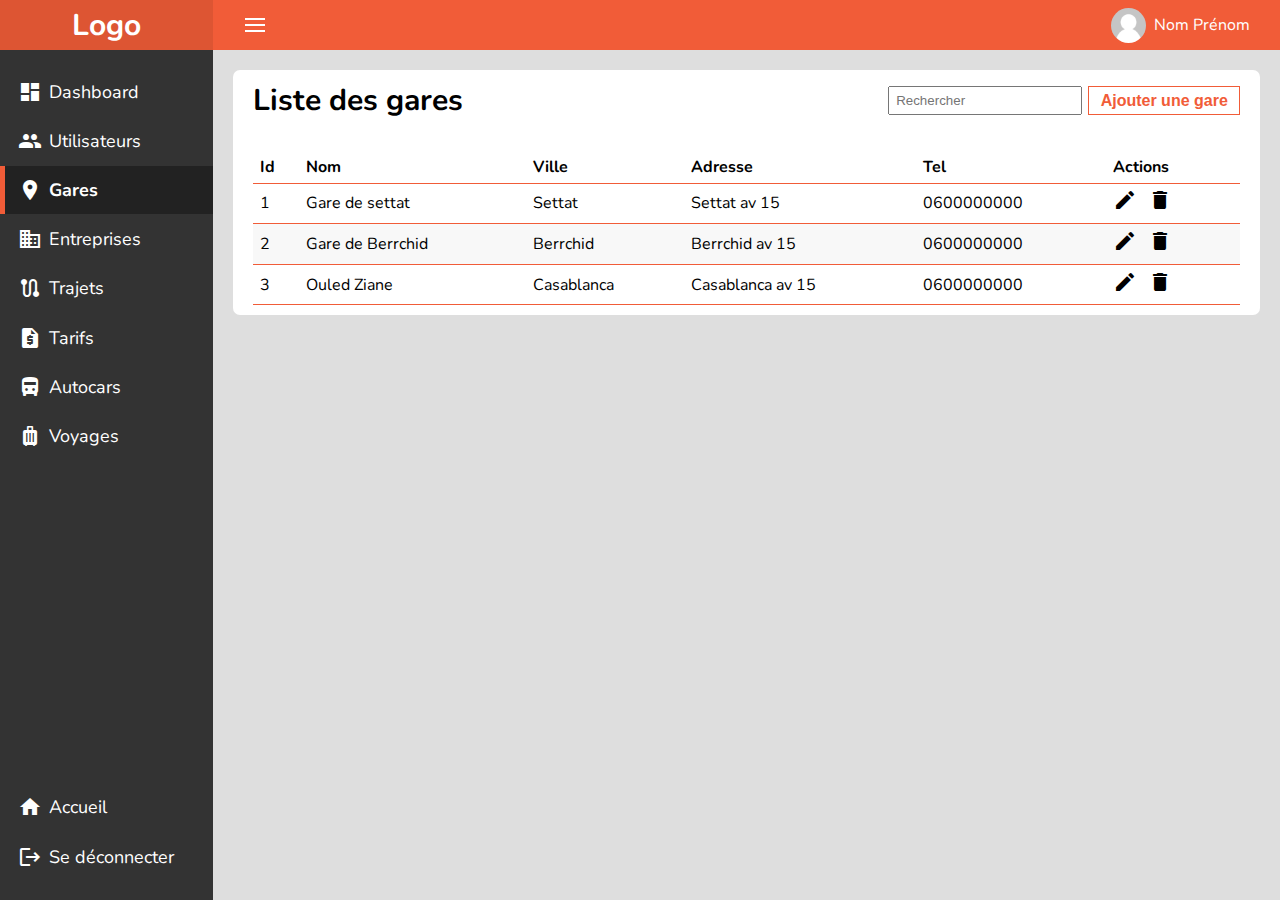
<file: dashboard/gares.html>
<!DOCTYPE html>
<html lang="fr">
<head>
    <meta charset="UTF-8">
    <meta http-equiv="X-UA-Compatible" content="IE=edge">
    <meta name="viewport" content="width=device-width, initial-scale=1.0">
    <title>Tableau de Bord</title>

    <link rel="stylesheet" href="./ressources/css/styles.css">
    <link rel="stylesheet" href="./ressources/css/crud.css">
</head>
<body>
    <main>
        <section id="side-menu">
            <div class="nav-logo">
                <h3>Logo</h3>
            </div>
            <nav>
                <ul id="side-nav">
                    <li>
                        <span class="material-icons">dashboard</span>
                        <a href="./index.html">Dashboard</a>
                    </li>
                    <li>
                        <span class="material-icons">group</span>
                        <a href="./utilisateurs.html">Utilisateurs</a>
                    </li>
                    <li>
                        <span class="material-icons">place</span>
                        <a href="./gares.html">Gares</a>
                    </li>
                    <li>
                        <span class="material-icons">business</span>
                        <a href="./entreprises.html">Entreprises</a>
                    </li>
                    <li>
                        <span class="material-icons">route</span>
                        <a href="./trajets.html">Trajets</a>
                    </li>
                    <li>
                        <span class="material-icons">request_quote</span>
                        <a href="./tarifs.html">Tarifs</a>
                    </li>
                    <li>
                        <span class="material-icons">directions_bus_filled</span>
                        <a href="./autocars.html">Autocars</a>
                    </li>
                    <li>
                        <span class="material-icons">luggage</span>
                        <a href="./voyages.html">Voyages</a>
                    </li>

                    <div class="side-nav-bottom-element">
                        <li>
                            <span class="material-icons">home</span>
                            <a href="../index.html">Accueil</a>
                        </li>
                        <li>
                            <span class="material-icons">logout</span>
                            <a href="./logout.html">Se déconnecter</a>
                        </li>
                    </div>
                </ul>
            </nav>
        </section>

        <section id="main">
            <div id="header">
                <img id="burger-menu" src="./ressources/imgs/menu-burger.svg" alt="icone menu">

                <a class="user" href="/dashboard/profile">
                    <img src="./ressources/imgs/placeholder.png" alt="photo de profile">
                    <span>Nom Prénom</span>
                </a>
            </div>

            <div id="main-content">
                <div class="container">
                    <div class="crud-header">
                        <h3>Liste des gares</h3>
                        <div class="crud-header-actions">
                            <input id="recherche-input" type="text" name="recherche" placeholder="Rechercher">
                            <button id="ajouter-btn" class="btn btn-orange-alt">Ajouter une gare</button>
                        </div>
                    </div>
                    <div class="crud-body">
                        <table id="data-table">
                            <thead>
                                <tr>
                                    <th>Id</th>
                                    <th>Nom</th>
                                    <th>Ville</th>
                                    <th>Adresse</th>
                                    <th>Tel</th>
                                    <th>Actions</th>
                                </tr>
                            </thead>
                            <tbody>
                                <tr>
                                    <td>1</td>
                                    <td>Gare de settat</td>
                                    <td>Settat</td>
                                    <td>Settat av 15</td>
                                    <td>0600000000</td>
                                    <td>
                                        <span onclick="modifierGare(1)" class="material-icons action">edit</span>
                                        <span onclick="supprimerElement(1)" class="material-icons action">delete</span>
                                    </td>
                                </tr>
                                <tr>
                                    <td>2</td>
                                    <td>Gare de Berrchid</td>
                                    <td>Berrchid</td>
                                    <td>Berrchid av 15</td>
                                    <td>0600000000</td>
                                    <td>
                                        <span onclick="modifierGare(2)" class="material-icons action">edit</span>
                                        <span onclick="supprimerElement(2)" class="material-icons action">delete</span>
                                    </td>
                                </tr>
                                <tr>
                                    <td>3</td>
                                    <td>Ouled Ziane</td>
                                    <td>Casablanca</td>
                                    <td>Casablanca av 15</td>
                                    <td>0600000000</td>
                                    <td>
                                        <span onclick="modifierGare(3)" class="material-icons action">edit</span>
                                        <span onclick="supprimerElement(3)" class="material-icons action">delete</span>
                                    </td>
                                </tr>
                            </tbody>
                        </table>
                    </div>
                </div>
            </div>
        </section>
    </main>

    <div id="ajouter-modal" class="modal-container">
        <div class="modal">
            <div class="modal-header">
                <h4 class="modal-titre">Ajouter Une Gare</h4>
                <span class="material-icons modal-close">close</span>
            </div>
            <div class="modal-body">
                <form class="modal-form" action="" method="POST">
                    <label for="nom">Nom: </label>
                    <input type="text" name="nom" required>

                    <label for="ville">Ville: </label>
                    <select id="villes-select-ajt" name="ville" required>
                        <option value="">Selectionner une ville</option>
                    </select>

                    <label for="adresse">Adresse: </label>
                    <input type="text" name="adresse" required>

                    <label for="tel">Tel: </label>
                    <input type="number" name="tel" required>

                    <input class="btn btn-orange" type="submit" value="Ajouter">
                </form>
            </div>
            <div class="modal-footer">
                
            </div>
        </div>
    </div>

    <div id="modifier-modal" class="modal-container">
        <div class="modal">
            <div class="modal-header">
                <h4 class="modal-titre">Modifier Gare: </h4>
                <span class="material-icons modal-close">close</span>
            </div>
            <div class="modal-body">
                <form class="modal-form" action="" method="POST">
                    <label for="gareNomInput">Nom: </label>
                    <input id="gareNomInput" type="text" name="nom" required>

                    <label for="villes-select">Ville: </label>
                    <select id="villes-select-modif" name="ville" required>
                        <option value="">Selectionner une ville</option>
                    </select>

                    <label for="gareAdresseInput">Adresse: </label>
                    <input id="gareAdresseInput" type="text" name="adresse" required>

                    <label for="gareTelInput">Tel: </label>
                    <input id="gareTelInput" type="number" name="tel" required>

                    <input class="btn btn-orange" type="submit" value="Modifier">
                    <input id="gareIdInput" type="text" name="id" hidden required>
                </form>
            </div>
            <div class="modal-footer">
                
            </div>
        </div>
    </div>

    <form id="supprimer-form" action="" method="POST">
        <input id="elementIdInput" type="text" name="id" hidden required>
    </form>

    <script src="./ressources/js/main.js"></script>
    <script src="./ressources/js/crud.js"></script>
    <script type="module">
        // Chargement Villes Select 
        import data from './ressources/js/data.js'
        const villesSelectAjt = document.querySelector("#villes-select-ajt");
        const villesSelectModif = document.querySelector("#villes-select-modif");

        data.villes.forEach(ville => {
            let option1 = document.createElement("option");
            option1.value = ville.toLowerCase();
            option1.innerText = ville.toUpperCase();
            villesSelectAjt.appendChild(option1);

            let option2 = document.createElement("option");
            option2.value = ville.toLowerCase();
            option2.innerText = ville.toUpperCase();
            villesSelectModif.appendChild(option2);
        });
    </script>
</body>
</html>
</file>
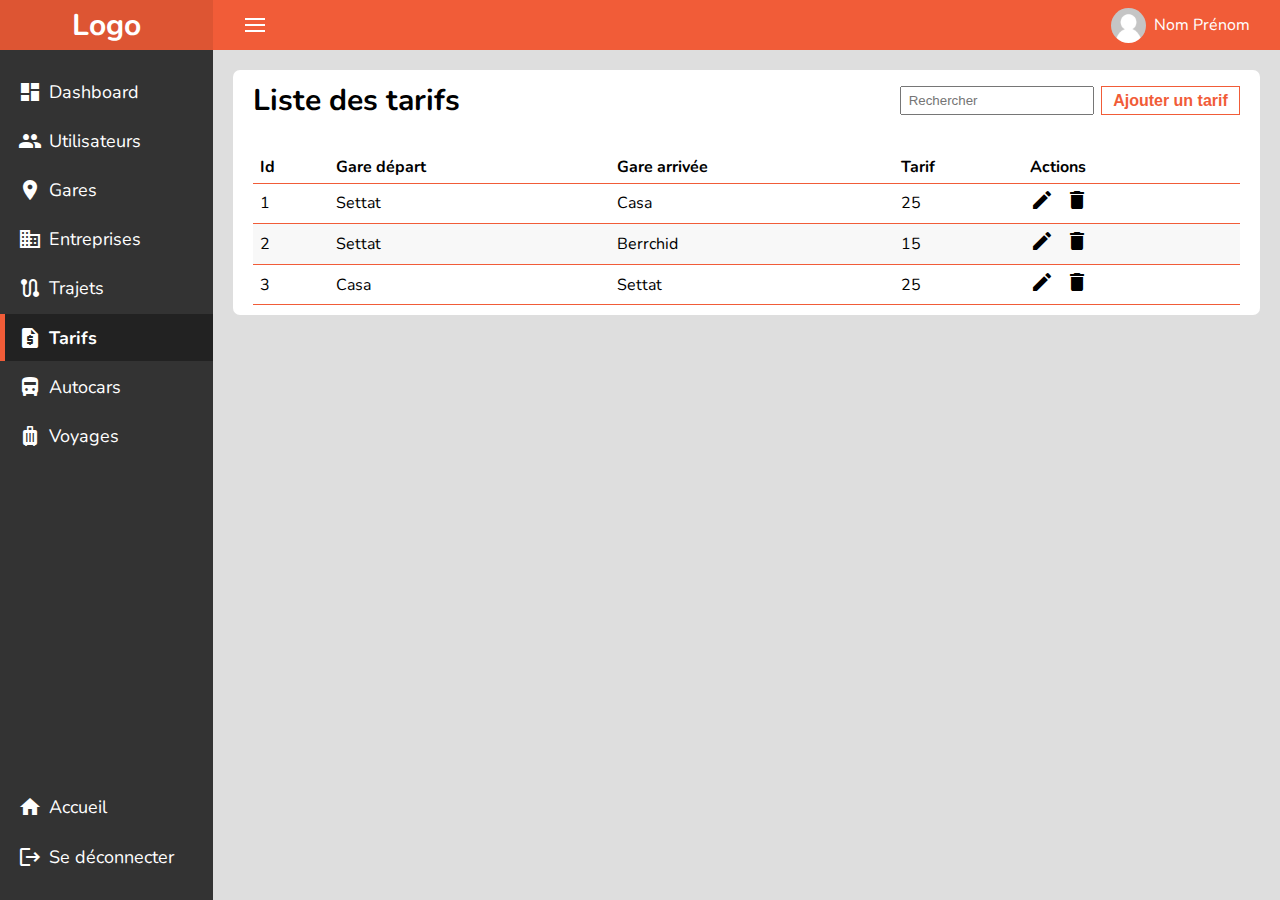
<file: dashboard/tarifs.html>
<!DOCTYPE html>
<html lang="fr">
<head>
    <meta charset="UTF-8">
    <meta http-equiv="X-UA-Compatible" content="IE=edge">
    <meta name="viewport" content="width=device-width, initial-scale=1.0">
    <title>Tableau de Bord</title>

    <link rel="stylesheet" href="./ressources/css/styles.css">
    <link rel="stylesheet" href="./ressources/css/crud.css">
</head>
<body>
    <main>
        <section id="side-menu">
            <div class="nav-logo">
                <h3>Logo</h3>
            </div>
            <nav>
                <ul id="side-nav">
                    <li>
                        <span class="material-icons">dashboard</span>
                        <a href="./index.html">Dashboard</a>
                    </li>
                    <li>
                        <span class="material-icons">group</span>
                        <a href="./utilisateurs.html">Utilisateurs</a>
                    </li>
                    <li>
                        <span class="material-icons">place</span>
                        <a href="./gares.html">Gares</a>
                    </li>
                    <li>
                        <span class="material-icons">business</span>
                        <a href="./entreprises.html">Entreprises</a>
                    </li>
                    <li>
                        <span class="material-icons">route</span>
                        <a href="./trajets.html">Trajets</a>
                    </li>
                    <li>
                        <span class="material-icons">request_quote</span>
                        <a href="./tarifs.html">Tarifs</a>
                    </li>
                    <li>
                        <span class="material-icons">directions_bus_filled</span>
                        <a href="./autocars.html">Autocars</a>
                    </li>
                    <li>
                        <span class="material-icons">luggage</span>
                        <a href="./voyages.html">Voyages</a>
                    </li>

                    <div class="side-nav-bottom-element">
                        <li>
                            <span class="material-icons">home</span>
                            <a href="../index.html">Accueil</a>
                        </li>
                        <li>
                            <span class="material-icons">logout</span>
                            <a href="./logout.html">Se déconnecter</a>
                        </li>
                    </div>
                </ul>
            </nav>
        </section>

        <section id="main">
            <div id="header">
                <img id="burger-menu" src="./ressources/imgs/menu-burger.svg" alt="icone menu">

                <a class="user" href="/dashboard/profile">
                    <img src="./ressources/imgs/placeholder.png" alt="photo de profile">
                    <span>Nom Prénom</span>
                </a>
            </div>

            <div id="main-content">
                <div class="container">
                    <div class="crud-header">
                        <h3>Liste des tarifs</h3>
                        <div class="crud-header-actions">
                            <input id="recherche-input" type="text" name="recherche" placeholder="Rechercher">
                            <button id="ajouter-btn" class="btn btn-orange-alt">Ajouter un tarif</button>
                        </div>
                    </div>
                    <div class="crud-body">
                        <table id="data-table">
                            <thead>
                                <tr>
                                    <th>Id</th>
                                    <th>Gare départ</th>
                                    <th>Gare arrivée</th>
                                    <th>Tarif</th>
                                    <th>Actions</th>
                                </tr>
                            </thead>
                            <tbody>
                                <tr>
                                    <td>1</td>
                                    <td>Settat</td>
                                    <td>Casa</td>
                                    <td>25</td>
                                    <td>
                                        <span onclick="modifierTarif(1)" class="material-icons action">edit</span>
                                        <span onclick="supprimerElement(1)" class="material-icons action">delete</span>
                                    </td>
                                </tr>
                                <tr>
                                    <td>2</td>
                                    <td>Settat</td>
                                    <td>Berrchid</td>
                                    <td>15</td>
                                    <td>
                                        <span onclick="modifierTarif(2)" class="material-icons action">edit</span>
                                        <span onclick="supprimerElement(2)" class="material-icons action">delete</span>
                                    </td>
                                </tr>
                                <tr>
                                    <td>3</td>
                                    <td>Casa</td>
                                    <td>Settat</td>
                                    <td>25</td>
                                    <td>
                                        <span onclick="modifierTarif(3)" class="material-icons action">edit</span>
                                        <span onclick="supprimerElement(3)" class="material-icons action">delete</span>
                                    </td>
                                </tr>
                            </tbody>
                        </table>
                    </div>
                </div>
            </div>
        </section>
    </main>

    <div id="ajouter-modal" class="modal-container">
        <div class="modal">
            <div class="modal-header">
                <h4 class="modal-titre">Ajouter Un tarif</h4>
                <span class="material-icons modal-close">close</span>
            </div>
            <div class="modal-body">
                <form class="modal-form" action="" method="POST">

                    <label for="gare_dep">Gare de départ: </label>
                    <select id="gares_dep-select" name="gare_dep" required>
                        <option value="">Selectionner une gare</option>
                        <option value="settat">Settat</option>
                        <option value="casa">Casa</option>
                        <option value="berrchid">Berrchid</option>
                        <!-- Generer avec asp d'apres le tableau gares -->
                    </select>

                    <label for="gare_arriv">Gare d'arrivée: </label>
                    <select id="gares_arriv-select" name="gare_arriv" required>
                        <option value="">Selectionner une gare</option>
                        <option value="settat">Settat</option>
                        <option value="casa">Casa</option>
                        <option value="berrchid">Berrchid</option>
                        <!-- Generer avec asp d'apres le tableau gares -->
                    </select>

                    <label for="tarif">Tarif: </label>
                    <input type="number" step=".01" name="tarif" required>

                    <input class="btn btn-orange" type="submit" value="Ajouter">
                </form>
            </div>
            <div class="modal-footer">
                
            </div>
        </div>
    </div>

    <div id="modifier-modal" class="modal-container">
        <div class="modal">
            <div class="modal-header">
                <h4 class="modal-titre">Modifier tarif: </h4>
                <span class="material-icons modal-close">close</span>
            </div>
            <div class="modal-body">
                <form class="modal-form" action="" method="POST">
                    
                    <label for="gares_dep-select-modif">Gare de départ: </label>
                    <select id="gares_dep-select-modif" name="gare_dep" required>
                        <option value="">Selectionner une gare</option>
                        <option value="settat">Settat</option>
                        <option value="casa">Casa</option>
                        <option value="berrchid">Berrchid</option>
                        <!-- Generer avec asp d'apres le tableau gares -->
                    </select>

                    <label for="gares_arriv-select-modif">Gare d'arrivée: </label>
                    <select id="gares_arriv-select-modif" name="gare_arriv" required>
                        <option value="">Selectionner une gare</option>
                        <option value="settat">Settat</option>
                        <option value="casa">Casa</option>
                        <option value="berrchid">Berrchid</option>
                        <!-- Generer avec asp d'apres le tableau gares -->
                    </select>

                    <label for="tarifInput">Tarif </label>
                    <input id="tarifInput" type="number" step=".01" name="tarif" required>

                    <input class="btn btn-orange" type="submit" value="Modifier">
                    <input id="tarifIdInput" type="text" name="id" hidden required>
                </form>
            </div>
            <div class="modal-footer">
                
            </div>
        </div>
    </div>

    <form id="supprimer-form" action="" method="POST">
        <input id="elementIdInput" type="text" name="id" hidden required>
    </form>

    <script src="./ressources/js/main.js"></script>
    <script src="./ressources/js/crud.js"></script>
</body>
</html>
</file>
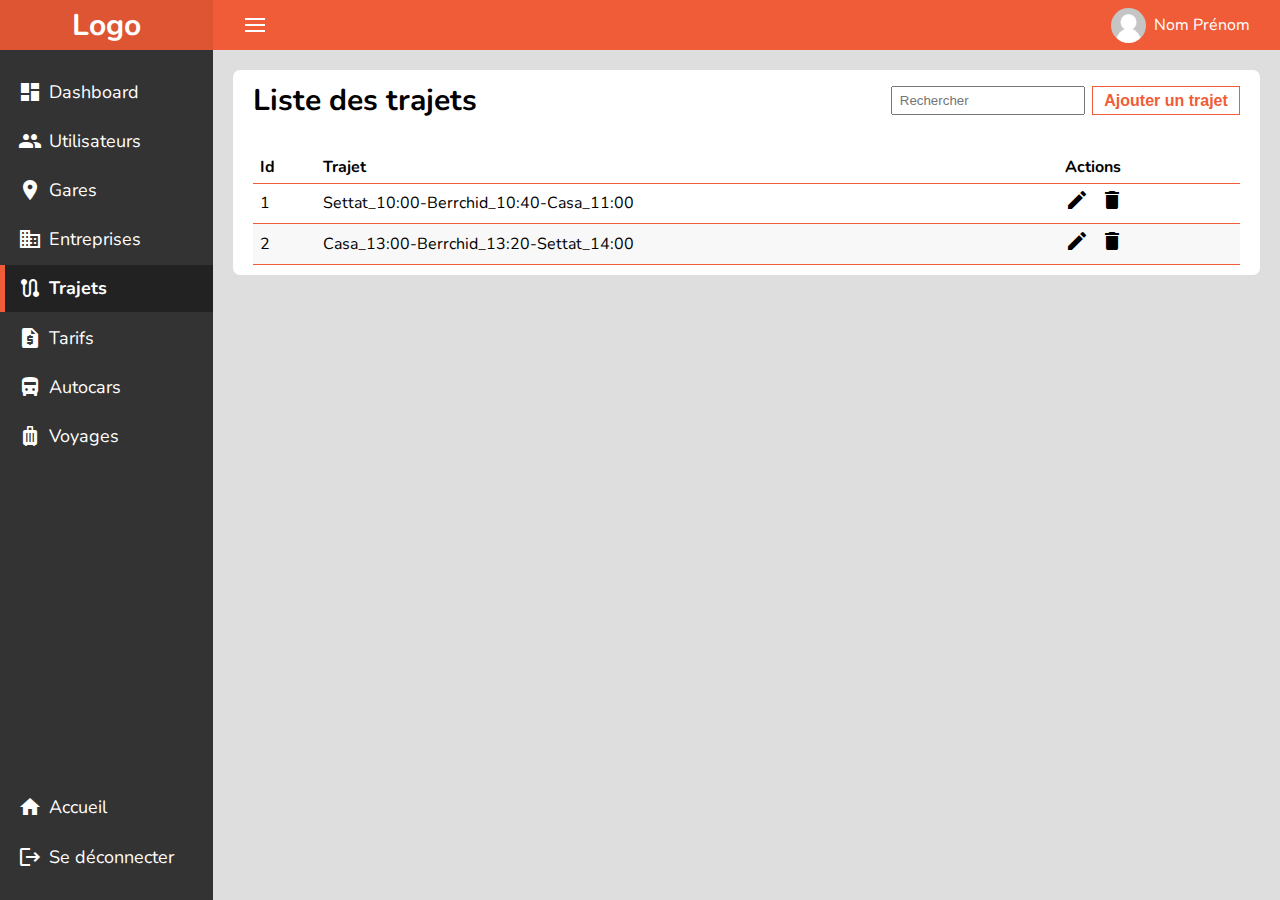
<file: dashboard/trajets.html>
<!DOCTYPE html>
<html lang="fr">
<head>
    <meta charset="UTF-8">
    <meta http-equiv="X-UA-Compatible" content="IE=edge">
    <meta name="viewport" content="width=device-width, initial-scale=1.0">
    <title>Tableau de Bord</title>

    <link rel="stylesheet" href="./ressources/css/styles.css">
    <link rel="stylesheet" href="./ressources/css/crud.css">
</head>
<body>
    <main>
        <section id="side-menu">
            <div class="nav-logo">
                <h3>Logo</h3>
            </div>
            <nav>
                <ul id="side-nav">
                    <li>
                        <span class="material-icons">dashboard</span>
                        <a href="./index.html">Dashboard</a>
                    </li>
                    <li>
                        <span class="material-icons">group</span>
                        <a href="./utilisateurs.html">Utilisateurs</a>
                    </li>
                    <li>
                        <span class="material-icons">place</span>
                        <a href="./gares.html">Gares</a>
                    </li>
                    <li>
                        <span class="material-icons">business</span>
                        <a href="./entreprises.html">Entreprises</a>
                    </li>
                    <li class="active">
                        <span class="material-icons">route</span>
                        <a href="./trajets.html">Trajets</a>
                    </li>
                    <li>
                        <span class="material-icons">request_quote</span>
                        <a href="./tarifs.html">Tarifs</a>
                    </li>
                    <li>
                        <span class="material-icons">directions_bus_filled</span>
                        <a href="./autocars.html">Autocars</a>
                    </li>
                    <li>
                        <span class="material-icons">luggage</span>
                        <a href="./voyages.html">Voyages</a>
                    </li>

                    <div class="side-nav-bottom-element">
                        <li>
                            <span class="material-icons">home</span>
                            <a href="../index.html">Accueil</a>
                        </li>
                        <li>
                            <span class="material-icons">logout</span>
                            <a href="./logout.html">Se déconnecter</a>
                        </li>
                    </div>
                </ul>
            </nav>
        </section>

        <section id="main">
            <div id="header">
                <img id="burger-menu" src="./ressources/imgs/menu-burger.svg" alt="icone menu">

                <a class="user" href="/dashboard/profile">
                    <img src="./ressources/imgs/placeholder.png" alt="photo de profile">
                    <span>Nom Prénom</span>
                </a>
            </div>

            <div id="main-content">
                <div class="container">
                    <div class="crud-header">
                        <h3>Liste des trajets</h3>
                        <div class="crud-header-actions">
                            <input id="recherche-input" type="text" name="recherche" placeholder="Rechercher">
                            <button id="ajouter-btn" class="btn btn-orange-alt">Ajouter un trajet</button>
                        </div>
                    </div>
                    <div class="crud-body">
                        <table id="data-table">
                            <thead>
                                <tr>
                                    <th>Id</th>
                                    <th>Trajet</th>
                                    <th>Actions</th>
                                </tr>
                            </thead>
                            <tbody>
                                <tr>
                                    <td>1</td>
                                    <td>Settat_10:00-Berrchid_10:40-Casa_11:00</td>
                                    <td>
                                        <span onclick="modifierTrajet(1)" class="material-icons action">edit</span>
                                        <span onclick="supprimerElement(1)" class="material-icons action">delete</span>
                                    </td>
                                </tr>
                                <tr>
                                    <td>2</td>
                                    <td>Casa_13:00-Berrchid_13:20-Settat_14:00</td>
                                    <td>
                                        <span onclick="modifierTrajet(2)" class="material-icons action">edit</span>
                                        <span onclick="supprimerElement(2)" class="material-icons action">delete</span>
                                    </td>
                                </tr>
                            </tbody>
                        </table>
                    </div>
                </div>
            </div>
        </section>
    </main>

    <div id="ajouter-modal" class="modal-container">
        <div class="modal">
            <div class="modal-header">
                <h4 class="modal-titre">Ajouter Un trajet</h4>
                <span class="material-icons modal-close">close</span>
            </div>
            <div class="modal-body">
                <form class="modal-form" action="" method="POST">

                    <table id="tableAjouterTrajet">
                        <thead>
                            <tr>
                                <th>Gare</th>
                                <th>Temps de départ</th>
                            </tr>
                        </thead>
                        <tbody>
                            <tr class="trajetArret">
                                <td>
                                    <select class="gares_dep-select" name="gare" required>
                                        <option value="">Selectionner une gare</option>
                                        <option value="settat">Settat</option>
                                        <option value="casa">Casa</option>
                                        <option value="berrchid">Berrchid</option>
                                        <!-- Generer avec asp d'apres le tableau gares -->
                                    </select>
                                </td>
                                <td>
                                    <input class="time" type="time" name="temps_dep" required>
                                </td>
                            </tr>
                        </tbody>
                        <tfoot>
                            <tr>
                                <td style="text-align: center;" colspan="2">
                                    <span onclick="ajouterTrajetArret()" class="action" id="addStop">
                                        <span class="material-icons">add_circle_outline</span> ajouter un arret
                                    </span>
                                </td>
                            </tr>
                        </tfoot>
                    </table>

                    <input class="btn btn-orange" type="submit" value="Ajouter">
                </form>
            </div>
            <div class="modal-footer">
                
            </div>
        </div>
    </div>

    <div id="modifier-modal" class="modal-container">
        <div class="modal">
            <div class="modal-header">
                <h4 class="modal-titre">Modifier trajet: </h4>
                <span class="material-icons modal-close">close</span>
            </div>
            <div class="modal-body">
                <form class="modal-form" action="" method="POST">
                    
                    <table id="tableModifierTrajet">
                        <thead>
                            <tr>
                                <th>Gare</th>
                                <th>Temps de départ</th>
                            </tr>
                        </thead>
                        <tbody>
                            <!-- Generé par js -->
                        </tbody>
                        <tfoot>
                            <tr>
                                <td style="text-align: center;" colspan="2">
                                    <span onclick="ajouterTrajetArretModif()" class="action" id="addStop">
                                        <span class="material-icons">add_circle_outline</span> ajouter un arret
                                    </span>
                                </td>
                            </tr>
                        </tfoot>
                    </table>

                    <input class="btn btn-orange" type="submit" value="Modifier">
                    <input id="trajetIdInput" type="text" name="id" hidden required>
                </form>
            </div>
            <div class="modal-footer">
                
            </div>
        </div>
    </div>

    <form id="supprimer-form" action="" method="POST">
        <input id="elementIdInput" type="text" name="id" hidden required>
    </form>

    <script src="./ressources/js/main.js"></script>
    <script src="./ressources/js/crud.js"></script>
</body>
</html>
</file>
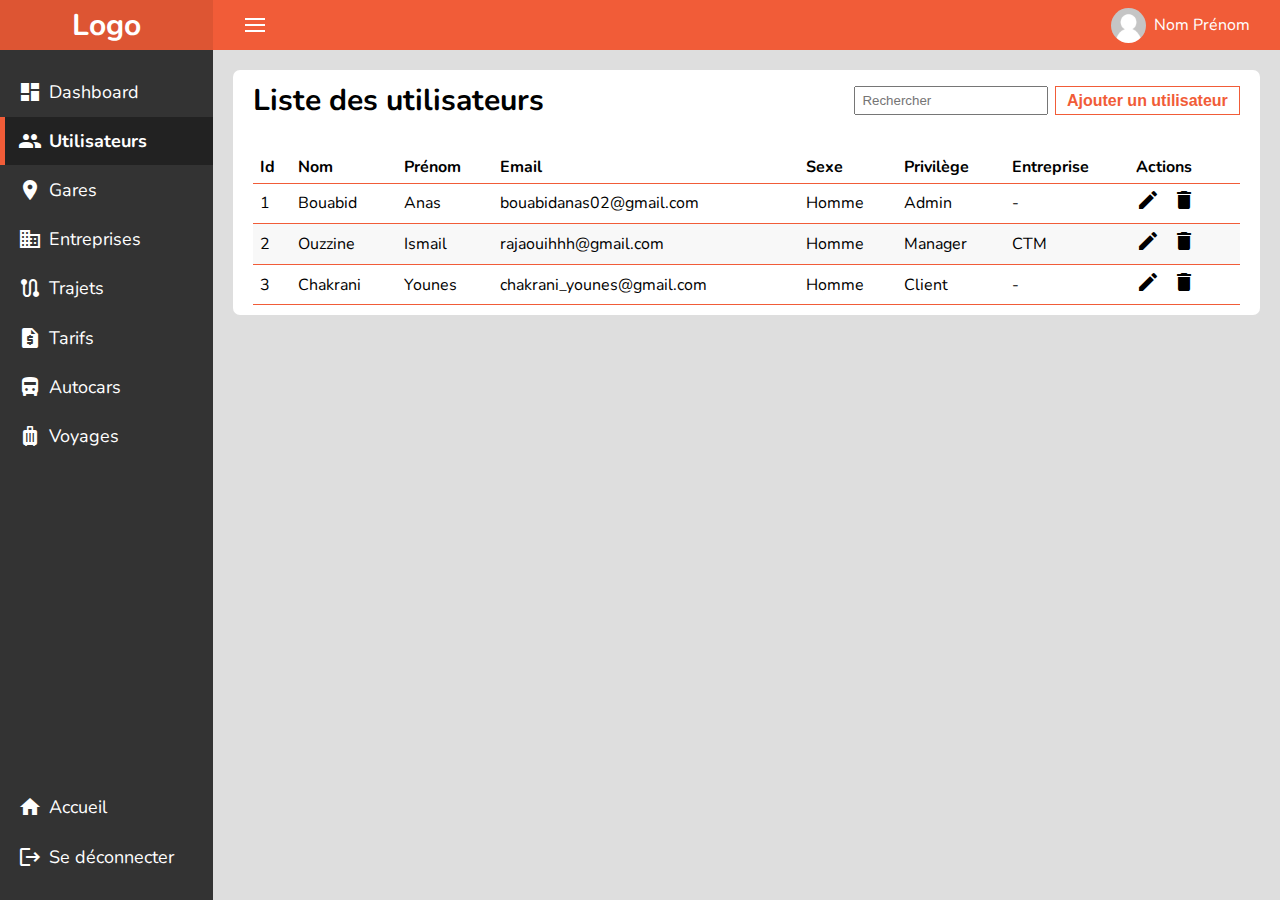
<file: dashboard/utilisateurs.html>
<!DOCTYPE html>
<html lang="fr">
<head>
    <meta charset="UTF-8">
    <meta http-equiv="X-UA-Compatible" content="IE=edge">
    <meta name="viewport" content="width=device-width, initial-scale=1.0">
    <title>Tableau de Bord</title>

    <link rel="stylesheet" href="./ressources/css/styles.css">
    <link rel="stylesheet" href="./ressources/css/crud.css">
</head>
<body>
    <main>
        <section id="side-menu">
            <div class="nav-logo">
                <h3>Logo</h3>
            </div>
            <nav>
                <ul id="side-nav">
                    <li>
                        <span class="material-icons">dashboard</span>
                        <a href="./index.html">Dashboard</a>
                    </li>
                    <li class="active">
                        <span class="material-icons">group</span>
                        <a href="./utilisateurs.html">Utilisateurs</a>
                    </li>
                    <li>
                        <span class="material-icons">place</span>
                        <a href="./gares.html">Gares</a>
                    </li>
                    <li>
                        <span class="material-icons">business</span>
                        <a href="./entreprises.html">Entreprises</a>
                    </li>
                    <li>
                        <span class="material-icons">route</span>
                        <a href="./trajets.html">Trajets</a>
                    </li>
                    <li>
                        <span class="material-icons">request_quote</span>
                        <a href="./tarifs.html">Tarifs</a>
                    </li>
                    <li>
                        <span class="material-icons">directions_bus_filled</span>
                        <a href="./autocars.html">Autocars</a>
                    </li>
                    <li>
                        <span class="material-icons">luggage</span>
                        <a href="./voyages.html">Voyages</a>
                    </li>

                    <div class="side-nav-bottom-element">
                        <li>
                            <span class="material-icons">home</span>
                            <a href="../index.html">Accueil</a>
                        </li>
                        <li>
                            <span class="material-icons">logout</span>
                            <a href="./logout.html">Se déconnecter</a>
                        </li>
                    </div>
                </ul>
            </nav>
        </section>

        <section id="main">
            <div id="header">
                <img id="burger-menu" src="./ressources/imgs/menu-burger.svg" alt="icone menu">

                <a class="user" href="/dashboard/profile">
                    <img src="./ressources/imgs/placeholder.png" alt="photo de profile">
                    <span>Nom Prénom</span>
                </a>
            </div>

            <div id="main-content">
                <div class="container">
                    <div class="crud-header">
                        <h3>Liste des utilisateurs</h3>
                        <div class="crud-header-actions">
                            <input id="recherche-input" type="text" name="recherche" placeholder="Rechercher">
                            <button id="ajouter-btn" class="btn btn-orange-alt">Ajouter un utilisateur</button>
                        </div>
                    </div>
                    <div class="crud-body">
                        <table id="data-table">
                            <thead>
                                <tr>
                                    <th>Id</th>
                                    <th>Nom</th>
                                    <th>Prénom</th>
                                    <th>Email</th>
                                    <th>Sexe</th>
                                    <th>Privilège</th>
                                    <th>Entreprise</th>
                                    <th>Actions</th>
                                </tr>
                            </thead>
                            <tbody>
                                <tr>
                                    <td>1</td>
                                    <td>Bouabid</td>
                                    <td>Anas</td>
                                    <td>bouabidanas02@gmail.com</td>
                                    <td>Homme</td>
                                    <td>Admin</td>
                                    <td>-</td>
                                    <td>
                                        <span onclick="modifierUtilisateur(1)" class="material-icons action">edit</span>
                                        <span onclick="supprimerElement(1)" class="material-icons action">delete</span>
                                    </td>
                                </tr>
                                <tr>
                                    <td>2</td>
                                    <td>Ouzzine</td>
                                    <td>Ismail</td>
                                    <td>rajaouihhh@gmail.com</td>
                                    <td>Homme</td>
                                    <td>Manager</td>
                                    <td>CTM</td>
                                    <td>
                                        <span onclick="modifierUtilisateur(2)" class="material-icons action">edit</span>
                                        <span onclick="supprimerElement(2)" class="material-icons action">delete</span>
                                    </td>
                                </tr>
                                <tr>
                                    <td>3</td>
                                    <td>Chakrani</td>
                                    <td>Younes</td>
                                    <td>chakrani_younes@gmail.com</td>
                                    <td>Homme</td>
                                    <td>Client</td>
                                    <td>-</td>
                                    <td>
                                        <span onclick="modifierUtilisateur(3)" class="material-icons action">edit</span>
                                        <span onclick="supprimerElement(3)" class="material-icons action">delete</span>
                                    </td>
                                </tr>
                            </tbody>
                        </table>
                    </div>
                </div>
            </div>
        </section>
    </main>

    <div id="ajouter-modal" class="modal-container">
        <div class="modal">
            <div class="modal-header">
                <h4 class="modal-titre">Ajouter Un utilisateur</h4>
                <span class="material-icons modal-close">close</span>
            </div>
            <div class="modal-body">
                <form class="modal-form" action="" method="POST">
                    <label for="nom">Nom: </label>
                    <input type="text" name="nom" required>

                    <label for="prenom">Prénom: </label>
                    <input type="text" name="prenom" required>
                    
                    <label for="email">Email: </label>
                    <input type="email" name="email" required>

                    <label id="sexe-select-ajt-label" for="sexe">Sexe: </label>
                    <select id="sexe-select-ajt" name="sexe" required>
                        <option value="">Selectionner le sexe</option>
                        <option value="homme">homme</option>
                        <option value="femme">femme</option>
                    </select>

                    <label for="mdp1">Mot de passe: </label>
                    <input type="password" name="mdp1" required>

                    <label for="mdp2">Mot de passe: </label>
                    <input type="password" name="mdp2" required>

                    <label for="privilege">Privilège: </label>
                    <select id="types-select-ajt" name="privilege" required>
                        <option value="">Selectionner un privilège</option>
                        <option value="admin">admin</option>
                        <option value="manager">manager</option>
                        <option value="client">client</option>
                    </select>

                    <label id="entreprise-select-ajt-label" for="entreprise">Entreprise: </label>
                    <select id="entreprise-select-ajt" name="entreprise" required>
                        <option value="">Selectionner une entreprise</option>
                        <option value="CTM">CTM</option>
                        <option value="ghazala">ghazala</option>
                        <option value="uhp">uhp</option>
                        <!-- Generer avec asp -->
                    </select>

                    <input class="btn btn-orange" type="submit" value="Ajouter">
                </form>
            </div>
            <div class="modal-footer">
                
            </div>
        </div>
    </div>

    <div id="modifier-modal" class="modal-container">
        <div class="modal">
            <div class="modal-header">
                <h4 class="modal-titre">Modifier Utilisateur: </h4>
                <span class="material-icons modal-close">close</span>
            </div>
            <div class="modal-body">
                <form class="modal-form" action="" method="POST">
                    <label for="userNomInput">Nom: </label>
                    <input id="userNomInput" type="text" name="nom" required>

                    <label for="userPrenomInput">Prénom: </label>
                    <input id="userPrenomInput" type="text" name="prenom" required>
                    
                    <label for="userEmailInput">Email: </label>
                    <input id="userEmailInput" type="email" name="email" required>

                    <label id="sexe-select-modif-label" for="sexe">Sexe: </label>
                    <select id="sexe-select-modif" name="sexe" required>
                        <option value="">Selectionner le sexe</option>
                        <option value="homme">homme</option>
                        <option value="femme">femme</option>
                    </select>

                    <label for="privilege">Privilège: </label>
                    <select id="types-select-modif" name="privilege" required>
                        <option value="">Selectionner un privilège</option>
                        <option value="admin">admin</option>
                        <option value="manager">manager</option>
                        <option value="client">client</option>
                    </select>
                    
                    <label id="entreprise-select-modif-label" for="entreprise">Entreprise: </label>
                    <select id="entreprise-select-modif" name="entreprise" required>
                        <option value="">Selectionner une entreprise</option>
                        <option value="CTM">CTM</option>
                        <option value="Ghazala">Ghazala</option>
                        <option value="uhp">uhp</option>
                        <!-- Generer avec asp d'apres le tableau entreprises -->
                    </select>

                    <input class="btn btn-orange" type="submit" value="Modifier">
                    <input id="userIdInput" type="text" name="id" hidden required>
                </form>
            </div>
            <div class="modal-footer">
                
            </div>
        </div>
    </div>

    <form id="supprimer-form" action="" method="POST">
        <input id="elementIdInput" type="text" name="id" hidden required>
    </form>

    <script src="./ressources/js/main.js"></script>
    <script src="./ressources/js/crud.js"></script>

    <script>     
        document.querySelector("#types-select-ajt").addEventListener("change", e => {
            const entreprisesSelect = document.querySelector("#entreprise-select-ajt")
            const entreprisesSelectLabel = document.querySelector("#entreprise-select-ajt-label")
            if(e.target.value === "manager") {
                entreprisesSelect.style.display = "initial"
                entreprisesSelectLabel.style.display = "initial"
                entreprisesSelect.disabled = false

            }else {
                entreprisesSelect.style.display = "none"
                entreprisesSelectLabel.style.display = "none"
                entreprisesSelect.disabled = true

            }
        })
        document.querySelector("#types-select-modif").addEventListener("change", e => {
            const entreprisesSelect = document.querySelector("#entreprise-select-modif")
            const entreprisesSelectLabel = document.querySelector("#entreprise-select-modif-label")
            if(e.target.value === "manager") {
                entreprisesSelect.style.display = "initial"
                entreprisesSelectLabel.style.display = "initial"
                entreprisesSelect.disabled = false
            }else {
                entreprisesSelect.style.display = "none"
                entreprisesSelectLabel.style.display = "none"
                entreprisesSelect.disabled = true

            }
        })
    </script>
</body>
</html>
</file>
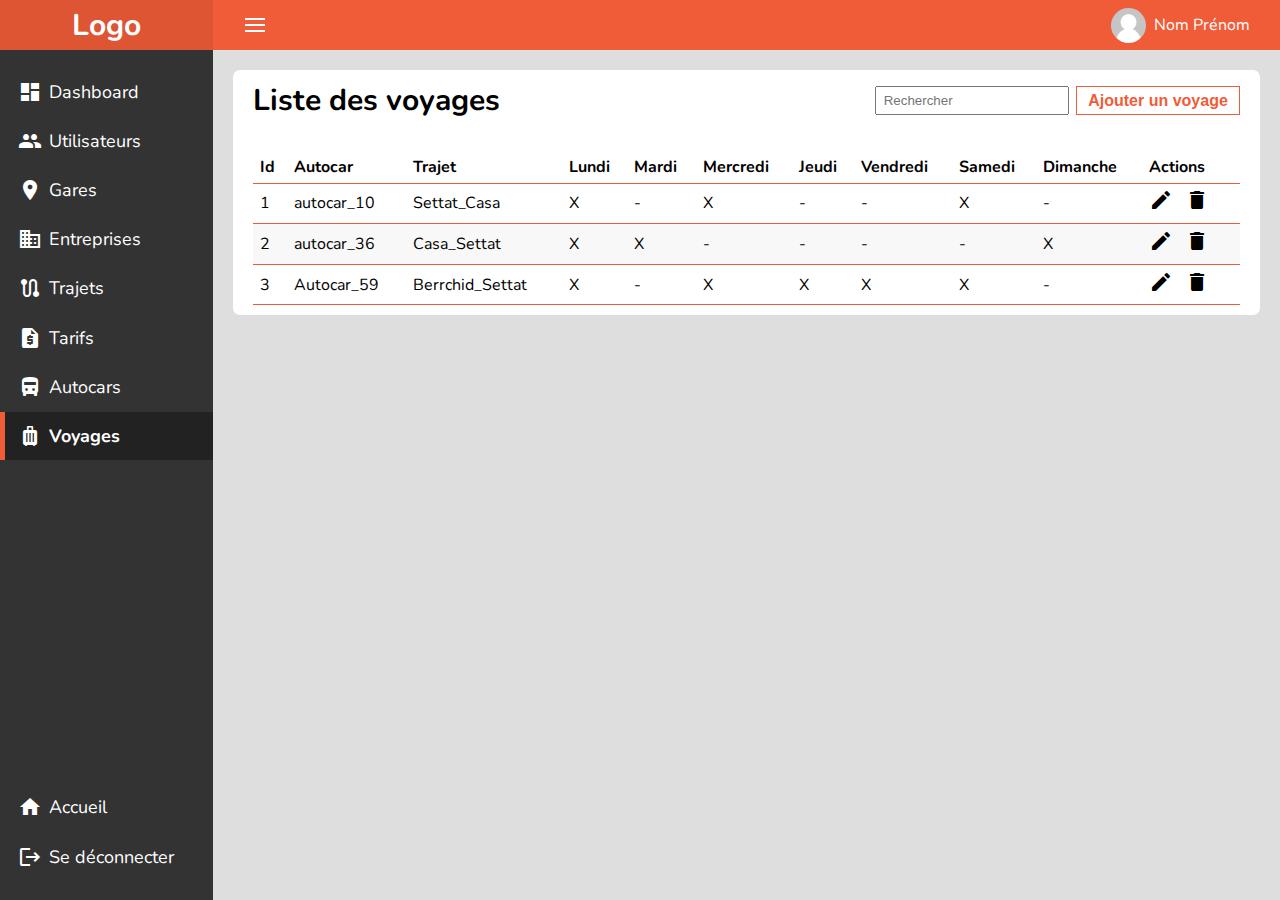
<file: dashboard/voyages.html>
<!DOCTYPE html>
<html lang="fr">
<head>
    <meta charset="UTF-8">
    <meta http-equiv="X-UA-Compatible" content="IE=edge">
    <meta name="viewport" content="width=device-width, initial-scale=1.0">
    <title>Tableau de Bord</title>

    <link rel="stylesheet" href="./ressources/css/styles.css">
    <link rel="stylesheet" href="./ressources/css/crud.css">
</head>
<body>
    <main>
        <section id="side-menu">
            <div class="nav-logo">
                <h3>Logo</h3>
            </div>
            <nav>
                <ul id="side-nav">
                    <li>
                        <span class="material-icons">dashboard</span>
                        <a href="./index.html">Dashboard</a>
                    </li>
                    <li>
                        <span class="material-icons">group</span>
                        <a href="./utilisateurs.html">Utilisateurs</a>
                    </li>
                    <li>
                        <span class="material-icons">place</span>
                        <a href="./gares.html">Gares</a>
                    </li>
                    <li>
                        <span class="material-icons">business</span>
                        <a href="./entreprises.html">Entreprises</a>
                    </li>
                    <li>
                        <span class="material-icons">route</span>
                        <a href="./trajets.html">Trajets</a>
                    </li>
                    <li>
                        <span class="material-icons">request_quote</span>
                        <a href="./tarifs.html">Tarifs</a>
                    </li>
                    <li>
                        <span class="material-icons">directions_bus_filled</span>
                        <a href="./autocars.html">Autocars</a>
                    </li>
                    <li class="active">
                        <span class="material-icons">luggage</span>
                        <a href="./voyages.html">Voyages</a>
                    </li>

                    <div class="side-nav-bottom-element">
                        <li>
                            <span class="material-icons">home</span>
                            <a href="../index.html">Accueil</a>
                        </li>
                        <li>
                            <span class="material-icons">logout</span>
                            <a href="./logout.html">Se déconnecter</a>
                        </li>
                    </div>
                </ul>
            </nav>
        </section>

        <section id="main">
            <div id="header">
                <img id="burger-menu" src="./ressources/imgs/menu-burger.svg" alt="icone menu">

                <a class="user" href="/dashboard/profile">
                    <img src="./ressources/imgs/placeholder.png" alt="photo de profile">
                    <span>Nom Prénom</span>
                </a>
            </div>

            <div id="main-content">
                <div class="container">
                    <div class="crud-header">
                        <h3>Liste des voyages</h3>
                        <div class="crud-header-actions">
                            <input id="recherche-input" type="text" name="recherche" placeholder="Rechercher">
                            <button id="ajouter-btn" class="btn btn-orange-alt">Ajouter un voyage</button>
                        </div>
                    </div>
                    <div class="crud-body">
                        <table id="data-table">
                            <thead>
                                <tr>
                                    <th>Id</th>
                                    <th>Autocar</th>
                                    <th>Trajet</th>
                                    <th>Lundi</th>
                                    <th>Mardi</th>
                                    <th>Mercredi</th>
                                    <th>Jeudi</th>
                                    <th>Vendredi</th>
                                    <th>Samedi</th>
                                    <th>Dimanche</th>
                                    <th>Actions</th>
                                </tr>
                            </thead>
                            <tbody>
                                <tr>
                                    <td>1</td>
                                    <td>autocar_10</td>
                                    <td>Settat_Casa</td>
                                    <td>X</td>
                                    <td>-</td>
                                    <td>X</td>
                                    <td>-</td>
                                    <td>-</td>
                                    <td>X</td>
                                    <td>-</td>
                                    <td>
                                        <span onclick="modifierVoyage(1)" class="material-icons action">edit</span>
                                        <span onclick="supprimerElement(1)" class="material-icons action">delete</span>
                                    </td>
                                </tr>
                                <tr>
                                    <td>2</td>
                                    <td>autocar_36</td>
                                    <td>Casa_Settat</td>
                                    <td>X</td>
                                    <td>X</td>
                                    <td>-</td>
                                    <td>-</td>
                                    <td>-</td>
                                    <td>-</td>
                                    <td>X</td>
                                    <td>
                                        <span onclick="modifierVoyage(2)" class="material-icons action">edit</span>
                                        <span onclick="supprimerElement(2)" class="material-icons action">delete</span>
                                    </td>
                                </tr>
                                <tr>
                                    <td>3</td>
                                    <td>Autocar_59</td>
                                    <td>Berrchid_Settat</td>
                                    <td>X</td>
                                    <td>-</td>
                                    <td>X</td>
                                    <td>X</td>
                                    <td>X</td>
                                    <td>X</td>
                                    <td>-</td>
                                    <td>
                                        <span onclick="modifierVoyage(3)" class="material-icons action">edit</span>
                                        <span onclick="supprimerElement(3)" class="material-icons action">delete</span>
                                    </td>
                                </tr>
                            </tbody>
                        </table>
                    </div>
                </div>
            </div>
        </section>
    </main>

    <div id="ajouter-modal" class="modal-container">
        <div class="modal">
            <div class="modal-header">
                <h4 class="modal-titre">Ajouter Un Voyage</h4>
                <span class="material-icons modal-close">close</span>
            </div>
            <div class="modal-body">
                <form class="modal-form" action="" method="POST">

                    <label for="autocar">Autocar: </label>
                    <select id="autocars-select" name="autocar" required>
                        <option value="">Selectionner un autocar</option>
                        <option value="autocar_10">autocar_10</option>
                        <option value="autocar_36">autocar_36</option>
                        <option value="autocar_59">autocar_59</option>
                        <!-- Generer avec asp d'apres le tableau autocars -->
                    </select>

                    <label for="trajet">Trajet: </label>
                    <select id="trajets-select" name="trajet" required>
                        <option value="">Selectionner un trajet</option>
                        <option value="settat_casa">settat_casa</option>
                        <option value="casa_settat">casa_settat</option>
                        <option value="berrchid_settat">berrchid_settat</option>
                        <!-- Generer avec asp d'apres le tableau trajets -->
                    </select>

                    <label for="Jours">Jours: </label>
                    <div>
                        <input type="checkbox" name="jours" value="lundi" id="lundi">
                        <label for="lundi">Lundi </label>
    
                        <input type="checkbox" name="jours" value="mardi" id="mardi">
                        <label for="mardi">Mardi </label>
    
                        <input type="checkbox" name="jours" value="mercredi" id="mercredi">
                        <label for="mercredi">Mercredi </label>
                        
                        <input type="checkbox" name="jours" value="jeudi" id="jeudi">
                        <label for="jeudi">Jeudi </label>
                        
                        <input type="checkbox" name="jours" value="vendredi" id="vendredi">
                        <label for="vendredi">Vendredi </label>
                        
                        <input type="checkbox" name="jours" value="samedi" id="samedi">
                        <label for="samedi">Samedi </label>
                        
                        <input type="checkbox" name="jours" value="dimanche" id="dimanche">
                        <label for="dimanche">Dimanche </label>
                    </div>

                    <input class="btn btn-orange" type="submit" value="Ajouter">
                </form>
            </div>
            <div class="modal-footer">
                
            </div>
        </div>
    </div>

    <div id="modifier-modal" class="modal-container">
        <div class="modal">
            <div class="modal-header">
                <h4 class="modal-titre">Modifier voyage: </h4>
                <span class="material-icons modal-close">close</span>
            </div>
            <div class="modal-body">
                <form class="modal-form" action="" method="POST">

                    <label for="entreprises-select-modif">Autocar: </label>
                    <select id="autocars-select-modif" name="autocar" required>
                        <option value="">Selectionner un autocar</option>
                        <option value="autocar_10">autocar_10</option>
                        <option value="autocar_36">autocar_36</option>
                        <option value="autocar_59">autocar_59</option>
                        <!-- Generer avec asp d'apres le tableau autocars -->
                    </select>

                    <label for="trajet">Trajet: </label>
                    <select id="trajets-select-modif" name="trajet" required>
                        <option value="">Selectionner un trajet</option>
                        <option value="settat_casa">settat_casa</option>
                        <option value="casa_settat">casa_settat</option>
                        <option value="berrchid_settat">berrchid_settat</option>
                        <!-- Generer avec asp d'apres le tableau trajets -->
                    </select>

                    <label for="Jours">Jours: </label>
                    <div>
                        <input type="checkbox" name="jours" value="lundi" id="jour-1">
                        <label for="jour-1">Lundi </label>
    
                        <input type="checkbox" name="jours" value="mardi" id="jour-2">
                        <label for="jour-2">Mardi </label>
    
                        <input type="checkbox" name="jours" value="mercredi" id="jour-3">
                        <label for="jour-3">Mercredi </label>
                        
                        <input type="checkbox" name="jours" value="jeudi" id="jour-4">
                        <label for="jour-4">Jeudi </label>
                        
                        <input type="checkbox" name="jours" value="vendredi" id="jour-5">
                        <label for="jour-5">Vendredi </label>
                        
                        <input type="checkbox" name="jours" value="samedi" id="jour-6">
                        <label for="jour-6">Samedi </label>
                        
                        <input type="checkbox" name="jours" value="dimanche" id="jour-7">
                        <label for="jour-7">Dimanche </label>
                    </div>
                    
                    <input class="btn btn-orange" type="submit" value="Modifier">
                    <input id="voyageIdInput" type="text" name="id" hidden required>
                </form>
            </div>
            <div class="modal-footer">
                
            </div>
        </div>
    </div>

    <form id="supprimer-form" action="" method="POST">
        <input id="elementIdInput" type="text" name="id" hidden required>
    </form>

    <script src="./ressources/js/main.js"></script>
    <script src="./ressources/js/crud.js"></script>
</body>
</html>
</file>
<file: ressources/css/styles.css>
*::before,
*,
*:after {
    box-sizing: border-box;
    margin: 0;
    padding: 0;
}

img {
    max-width: 100%;
}

a {
    text-decoration: none;
}

:root {
    --orange: #f15c38;
    --blue: #3676fb;
}

html {
    font-size: 10px;
}

@font-face {
    font-family: 'Nunito';
    src: url('../fonts/Nunito/Nunito-VariableFont_wght.ttf')  format('truetype')
}

h1 {
    font-size: 4rem;
}
h2 {
    font-size: 3.5rem;
}
h3 {
    font-size: 3rem;
}
h4 {
    font-size: 2.5rem;
}
h5 {
    font-size: 2rem;
}
h6 {
    font-size: 1.6rem;
}

body {
    min-height: 100vh;
    width: 100vw;
    font-family: 'Nunito', sans-serif;
    font-weight: 400;
    display: flex;
    flex-direction: column;
    background: #dedede;
    overflow-x: hidden;
}

header {
    display: flex;
    justify-content: space-between;
    align-items: center;
    padding: .5em 5em;
    font-size: 1.6rem;
    background: #ffffff;
    box-shadow: 0px 3px 10px 0px #888888;
    margin-bottom: 2.5em;
}

#logo-header {
    height: 70px;
}

#nav-list {
    list-style: none;
    display: inline-block;
}

#nav-list > li {
    display: inline;
    padding: 0 1em;
}

#nav-list a {
    color: #151515;
}

#nav-list a:hover {
    font-weight: 700;
}

.menu-mobile-icon {
    display: none!important;
}

a#connexion-btn {
    color: var(--orange);
    border: var(--orange) 1px solid;
    padding: .3em .5em;
}

a#inscription-btn {
    color: #ffffff;
    border: var(--orange) 1px solid;
    background: var(--orange);
    padding: .3em .5em;
}

#mobile-nav {
    display: none;
}

main {
    display: flex;
    flex-direction: column;
    padding: 0 4em;
}

.container {
    background: #ffffff;
    padding: 3em 5em;
    border-radius: 1.5em;
    display: flex;
    margin-bottom: 2.5em;
    justify-content: space-between;
    align-items: center;
}

.form-container {
    width: 85%;
}

#voyage-img {
    max-width: 100%;
}

.titre-section {
    margin-bottom: .7em;
    color: var(--blue);
}

#form-recherche {
    display: flex;
    flex-direction: column;
    justify-content: space-between;
}

.form-element {
    width: 100%;
}

#form-recherche label {
    font-size: 1.8rem;
    display: inline-block;
    margin-bottom: .3em;
}

input {
    border: 1px solid #cccccc;
    border-radius: 0;
    height: 2.5em;
    width: 100%;
    margin-bottom: 1em;
    padding: 0 2em;
    font-size: 1.4rem;
}

input:focus {
    outline: none;
    border: 3px solid var(--orange);
}

#reverse-choice {
    background: var(--orange);
    color: #ffffff;
    width: 3em;
    height: 3em;
    padding: .3em;
    border-radius: 100%;
    margin-bottom: -2.3em;
    margin-top: -.4em;
    cursor: pointer;
    align-self: flex-end;
    transform: rotate(90deg);
}

.btn {
    border: none;
    cursor: pointer;
    font-weight: 700;
    font-size: 1.6rem;
}

.btn-blue {
    background: var(--blue);
    color: #ffffff;
}

.btn-blue-alt {
    border: 1px solid var(--blue);
    color: var(--blue);
}

.btn-orange {
    background: var(--orange);
    color: #ffffff;
}

.btn-orange-alt {
    border: 1px solid var(--orange);
    color: var(--orange);
}

.stat {
    display: flex;
    align-items: center;
}

.stat-icon {
    display: inline-block;
    max-width: 100%;
    width: 7rem;
    fill: var(--orange);
}

.stat-info {
    display: flex;
    flex-direction: column;
    margin-left: 2em;
}

.stat-info h3 {
    color: var(--blue);
}

.stat-info h5 {
    color: #717171;
}


.illustration-container {
    width: 100%;
}

.apps-mobile {
    text-align: center;
}

footer{
    display: flex;
    flex-direction: column;
    padding: 1.5em 5em;
    background: var(--orange);
    color: #ffffff;
    font-size: 1.6rem;
    align-items: center;
    margin-top: auto;
}

.sm-icons img{
    width: 2.5em;
    transition: linear 200ms;
}

.sm-icons img:hover{
    background: var(--blue);
    border-radius: 10px;
}

.copyright {
    text-align: center;
}


.modal-container {
    background: #151515a4;
    width: 100%;
    height: 100vh;
    position: absolute;
    z-index: 3;
    top: 0;
    left: 0;
    display: none;
    /* display: flex;
    justify-content: center;
    align-items: center; */
}

.modal-container.modal-active {
    display: flex;
    justify-content: center;
    align-items: center;
}

.modal {
    background: #ffffff;
    border-radius: 1.5em;
    padding: 1.5em 2em;
    display: flex;
    flex-direction: column;
    font-size: 1.8em;
}

.modal-header {
    display: flex;
    align-items: center;
    margin-bottom: 1em;
}

.modal-titre {
    color: var(--blue);
}

.modal-close {
    width: 1.6em;
    margin-left: 3em;
    cursor: pointer;
}



#connexion-form, #inscription-form {
    display: flex;
    flex-direction: column;
}

.sexe {
    display: flex;
    margin-bottom: 1em;
    align-items: center;
}

.sexe input {
    width: 2em;
    margin-right: .5em;

}

.sexe label {
    margin-right: 2.5em;
}

.sexe * {
    margin: 0;
}


@media screen and (max-width: 786px) {
    #nav-list > li {
        display: none;
    }
    .menu-mobile-icon {
        display: inline!important;
    }

    header {
        margin-bottom: 1.5em;
        padding: 1.5em 3em;
    }

    main {
        padding: 0 2em;
    }

    #mobile-nav.menu-active {
        position: absolute;
        top: 0;
        left: 0;
        width: 100%;
        height: 100vh;
        background: var(--blue);
        z-index: 2;
        padding: 1em 0;
        list-style: none;
        font-size: 3rem;
        font-weight: 700;
        text-align: center;
        display: flex!important;
        flex-direction: column;
        justify-content: space-between;
        align-items: center;
    }

    .menu-active li {
        margin-bottom: 1em;
    }

    .menu-active a  {
        color: #ffffff;
    }


    .container {
        padding: 2.5em 3em;
    }

    #recherche, #stats, #apps-mobile {
        flex-direction: column;
    }

    #apps-mobile .illustration-container {
        display: none;
    }

    .stat {
        margin-bottom: 2.5em;
    }
}


/* 
    Styles pour res horaires
*/

#horaires {
    flex-direction: column;
}

.gares-sep {
    color: var(--orange);
}

.voyage {
    display: flex;
    flex-direction: column;
    justify-content: center;
    align-items: center;
    margin-top: 2em;
    border: 1px solid #333333;
    border-radius: 1em;
    padding: 1em 3em;
    width: 300px;
}

.voyage > div {
    display: flex;
    align-items: center;
    width: 100%;
    justify-content: space-between;
}
</file>
<file: dashboard/ressources/css/styles.css>
*::before,
*,
*:after {
    box-sizing: border-box;
    margin: 0;
    padding: 0;
}

:root {
    --orange: #f15c38;
    --blue: #3676fb;
}

html {
    font-size: 10px;
}

@font-face {
    font-family: 'Nunito';
    src: url('../fonts/Nunito/Nunito-VariableFont_wght.ttf')  format('truetype')
}

@font-face {
    font-family: 'Material Icons';
    font-style: normal;
    font-weight: 400;
    src: url(../fonts/material/MaterialIcons-Regular.eot);
    src: local('Material Icons'),
      local('MaterialIcons-Regular'),
      url(../fonts/material/MaterialIcons-Regular.ttf) format('truetype');
}

.material-icons {
    font-family: 'Material Icons';
    font-weight: normal;
    font-style: normal;
    font-size: 24px;
    display: inline-block;
    line-height: 1;
    text-transform: none;
    letter-spacing: normal;
    word-wrap: normal;
    white-space: nowrap;
    direction: ltr;
    -webkit-font-smoothing: antialiased;
    text-rendering: optimizeLegibility;
    -moz-osx-font-smoothing: grayscale;
    font-feature-settings: 'liga';
    margin-right: .3em;
}

h1 {
    font-size: 4rem;
}
h2 {
    font-size: 3.5rem;
}
h3 {
    font-size: 3rem;
}
h4 {
    font-size: 2.5rem;
}
h5 {
    font-size: 2rem;
}
h6 {
    font-size: 1.6rem;
}

img {
    max-width: 100%;
}

a {
    text-decoration: none;
    color: #ffffff;
}

li {
    list-style: none;
}


.btn {
    border: none;
    cursor: pointer;
    font-weight: 700;
    font-size: 1.6rem;
    padding: .3em .7em;
}


.btn-blue {
    background: var(--blue);
    color: #ffffff;
}

.btn-blue-alt {
    border: 1px solid var(--blue);
    background: transparent;
    color: var(--blue);
}

.btn-orange {
    background: var(--orange);
    color: #ffffff;
}

.btn-orange-alt {
    border: 1px solid var(--orange);
    background: transparent;
    color: var(--orange);
}
.btn-orange-alt:hover {
    background: var(--orange);
    color: #ffffff;
}

body {
    min-height: 100vh;
    width: 100vw;
    font-family: 'Nunito', sans-serif;
    font-weight: 400;
    display: flex;
    background: #dedede;
    overflow-x: hidden;
}

main {
    width: 100%;
    display: flex;
}

#side-menu {
    min-width: 200px;
    max-width: 325px;
    width: 20%;
    height: 100vh;
    position: -webkit-sticky;
    position: sticky;
    top: 0;
    background: #333333;
    color: #ffffff;
    transition: All ease-in-out 200ms;
}

.menu-hidden {
    min-width: 0!important;
    width: 0!important;
    opacity: 0;
}

.nav-logo {
    height: 50px;
    background: #dd5533;
    display: flex;
    align-items: center;
    justify-content: center;
}

.nav-logo img {
    height: 100%;
}

#side-nav {
    height: calc(100vh - 50px);
    display: flex;
    flex-direction: column;
    font-size: 1.8rem;
    padding: 1em 0;
}

#side-nav li {
    padding: .65em 1em;
    margin-bottom: .1em;
    display: flex;
    align-items: center;
    transition: ease 150ms;
}

#side-nav li:hover {
    background: #222222;
    font-weight: 700;
}

.active {
    background: #222222;
    padding-left: .7em!important;
    border-left: .3em solid var(--orange);
    font-weight: 700;
}

.side-nav-bottom-element {
    margin-top: auto;
}


#main {
    width: 100%;
}


#header {
    height: 50px;
    display: flex;
    background: var(--orange);
    width: 100%;
    padding: .5em 3em;
    align-items: center;
    justify-content: space-between;
    position: sticky;
    top: 0;
}

#burger-menu {
    cursor: pointer;
}

.user {
    font-size: 1.6rem;
    display: flex;
    align-items: center;
    color: #ffffff;
}

.user:hover {
    font-weight: 700;
}

.user img {
    height: 35px;
    margin-right: .5em;
    border-radius: 100%;

}


#main-content {
    display: flex;
    flex-direction: column;
    padding: 2em 2em;
}

.dashboard {
    flex-direction: row!important;
    flex-wrap: wrap;
    align-items: stretch;
}

.widget {
    background: #ffffff;
    text-align: center;
    padding: 1.5em 3em;
    border-radius: .5em;
    margin-right: 2em;
    margin-bottom: 2em;
    display: flex;
    justify-content: center;
    align-items: center;
    width: 23%;
}

.widget a {
    color: #333333;
}

.widget a:hover {
    color: var(--orange);
    cursor: pointer;
}

.widget .material-icons {
    font-size: 5rem;
    margin: 0;
}

#numUsers {
    width: 100%;
}

.container {
    background: #ffffff;
    border-radius: .7em;
    padding: 1em 2em;
    display: flex;
    flex-direction: column;
}

.modal-container {
    background: #151515a4;
    width: 100%;
    height: 100vh;
    position: absolute;
    z-index: 3;
    top: 0;
    left: 0;
    display: none;
}

.modal-container.modal-active {
    display: flex;
    justify-content: center;
    align-items: center;
}

.modal {
    background: #ffffff;
    border-radius: 1em;
    padding: 1.5em 2em;
    display: flex;
    flex-direction: column;
    font-size: 1.8em;
    min-width: 400px;
}

.modal-header {
    display: flex;
    align-items: center;
    justify-content: space-between;
    margin-bottom: 1em;
}

.modal-body {
    max-height: 80vh;
    overflow-y: auto;
}

.modal-titre {
    color: #000000;
}

.modal-close {
    cursor: pointer;
    margin: 0;
}
.modal-close:hover {
    color: var(--orange)
}

.modal-form {
    display: flex;
    flex-direction: column;
}

.modal-form *:nth-child(even) {
    margin-bottom: .7em;
    padding: .3em .5em;
}
</file>
<file: dashboard/ressources/css/crud.css>
.crud-header {
    display: flex;
    justify-content: space-between;
    align-items: center;
}

.crud-header-actions {
    display: flex;
    justify-content: stretch;
}

#recherche-input {
    margin-right: .5em;
    padding: .3em .5em;
}

.crud-body {
    margin-top: 3em;
    overflow-x: auto;
}

#data-table {
    width: 100%;
    border-collapse: collapse;
    border-radius: 1em;
    font-size: 1.6rem;
}

#data-table td,th {
    border-bottom: 1px solid var(--orange);
    text-align: left;
    padding: .3em .4em;
}

#data-table tbody tr:nth-child(even) {
    background: #f8f8f8;
}

.action:hover {
    cursor: pointer;
    color: var(--orange);
}

#addStop {
    display: flex;
    justify-content: center;
    align-items: center;
}


#entreprise-select-ajt-label, #entreprise-select-ajt {
    display: none;
}
#entreprise-select-modif-label, #entreprise-select-modif {
    display: none;
}
</file>
